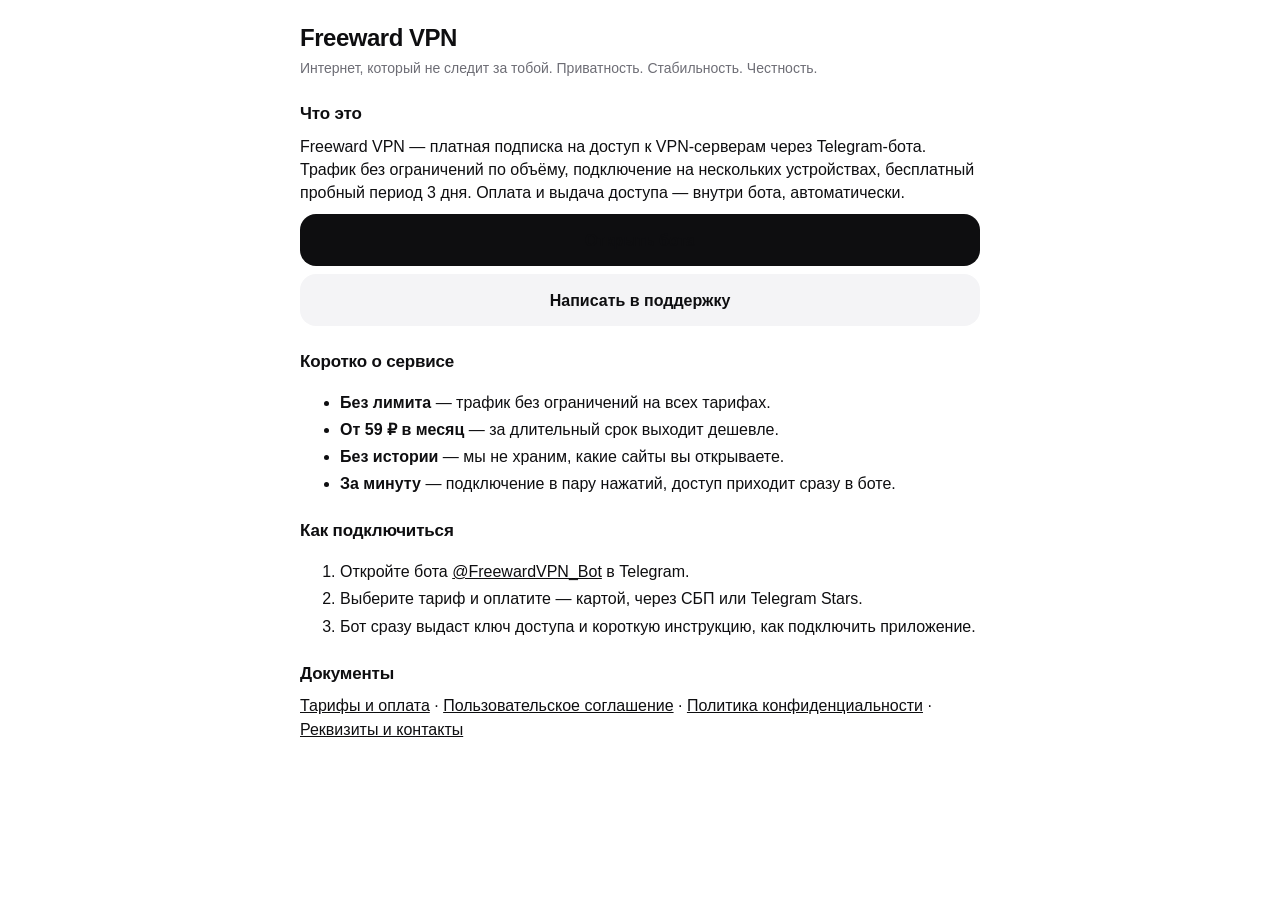
<file: index.html>
<!doctype html>
<html lang="ru">
<head>
  <meta charset="utf-8">
  <meta name="viewport" content="width=device-width, initial-scale=1">
  <title>Freeward VPN</title>
  <meta name="description" content="Freeward VPN — доступ к VPN-серверам по подписке через Telegram-бота. Трафик без лимита, 3 дня бесплатно.">
  <link rel="stylesheet" href="style.css">
</head>
<body class="document">
  <main>
    <h1>Freeward VPN</h1>
    <p class="hint">Интернет, который не следит за тобой. Приватность. Стабильность. Честность.</p>

    <h2>Что это</h2>
    <p>Freeward VPN — платная подписка на доступ к VPN-серверам через Telegram-бота. Трафик без ограничений по объёму, подключение на нескольких устройствах, бесплатный пробный период 3 дня. Оплата и выдача доступа — внутри бота, автоматически.</p>

    <div class="stack">
      <a class="button primary" href="https://t.me/FreewardVPN_Bot">Открыть бота</a>
      <a class="button ghost" href="https://t.me/FreewardVPN_Manager">Написать в поддержку</a>
    </div>

    <h2>Коротко о сервисе</h2>
    <ul>
      <li><b>Без лимита</b> — трафик без ограничений на всех тарифах.</li>
      <li><b>От 59 ₽ в месяц</b> — за длительный срок выходит дешевле.</li>
      <li><b>Без истории</b> — мы не храним, какие сайты вы открываете.</li>
      <li><b>За минуту</b> — подключение в пару нажатий, доступ приходит сразу в боте.</li>
    </ul>

    <h2>Как подключиться</h2>
    <ol>
      <li>Откройте бота <a href="https://t.me/FreewardVPN_Bot">@FreewardVPN_Bot</a> в Telegram.</li>
      <li>Выберите тариф и оплатите — картой, через СБП или Telegram Stars.</li>
      <li>Бот сразу выдаст ключ доступа и короткую инструкцию, как подключить приложение.</li>
    </ol>

    <h2>Документы</h2>
    <p><a href="tariffs.html">Тарифы и оплата</a> · <a href="terms.html">Пользовательское соглашение</a> · <a href="privacy.html">Политика конфиденциальности</a> · <a href="requisites.html">Реквизиты и контакты</a></p>
  </main>
</body>
</html>
</file>
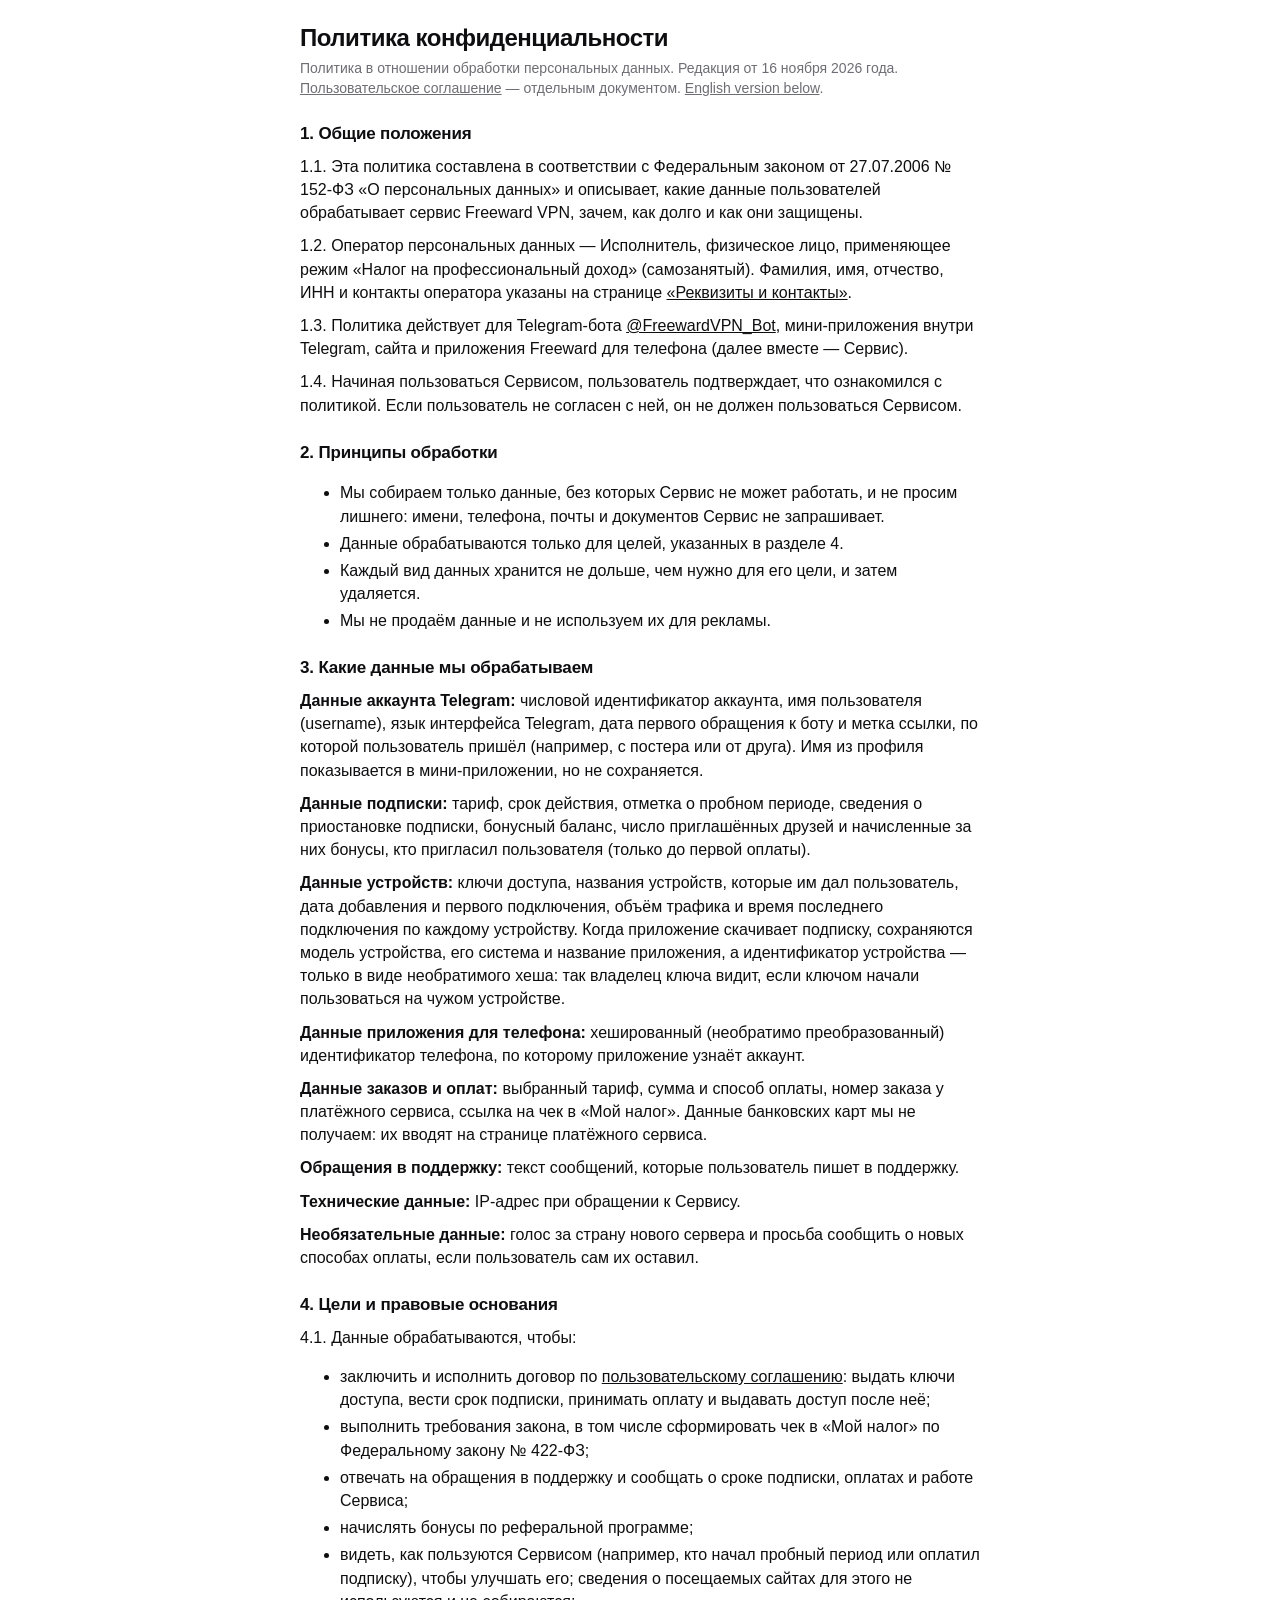
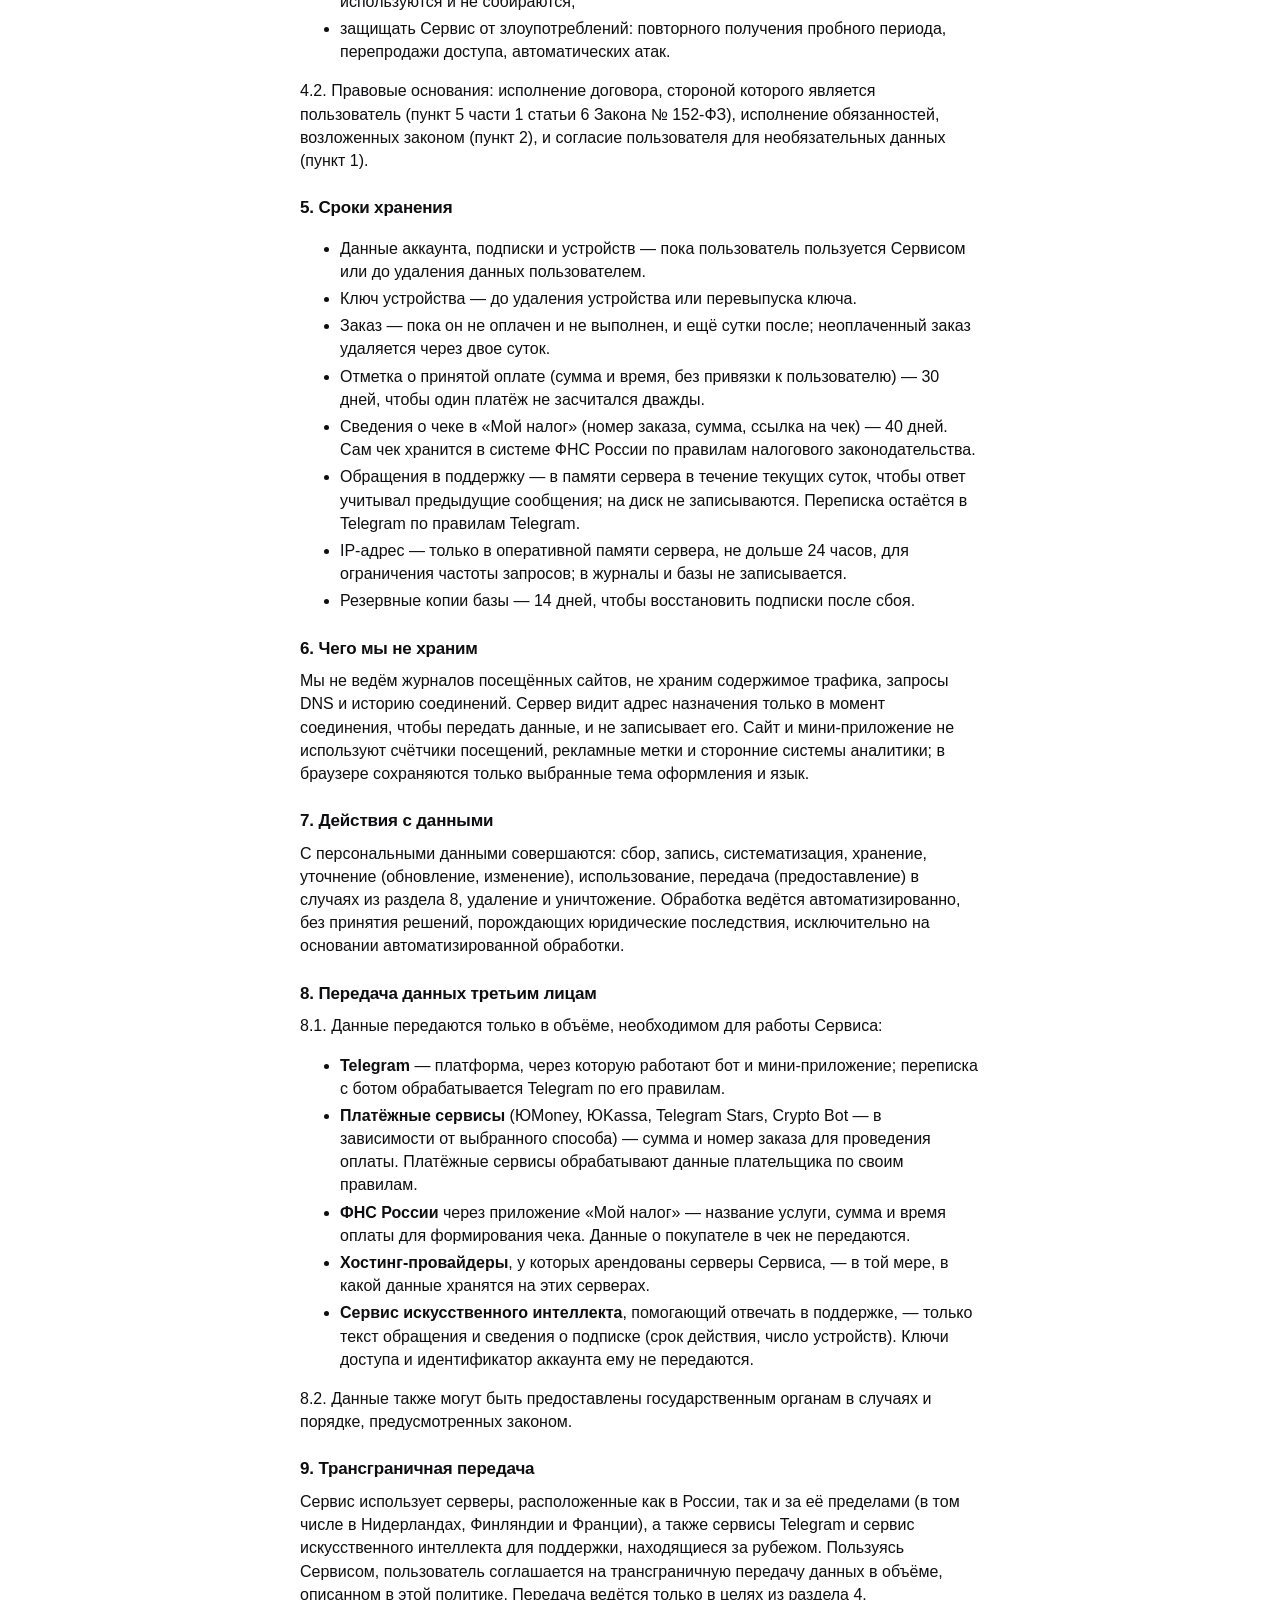
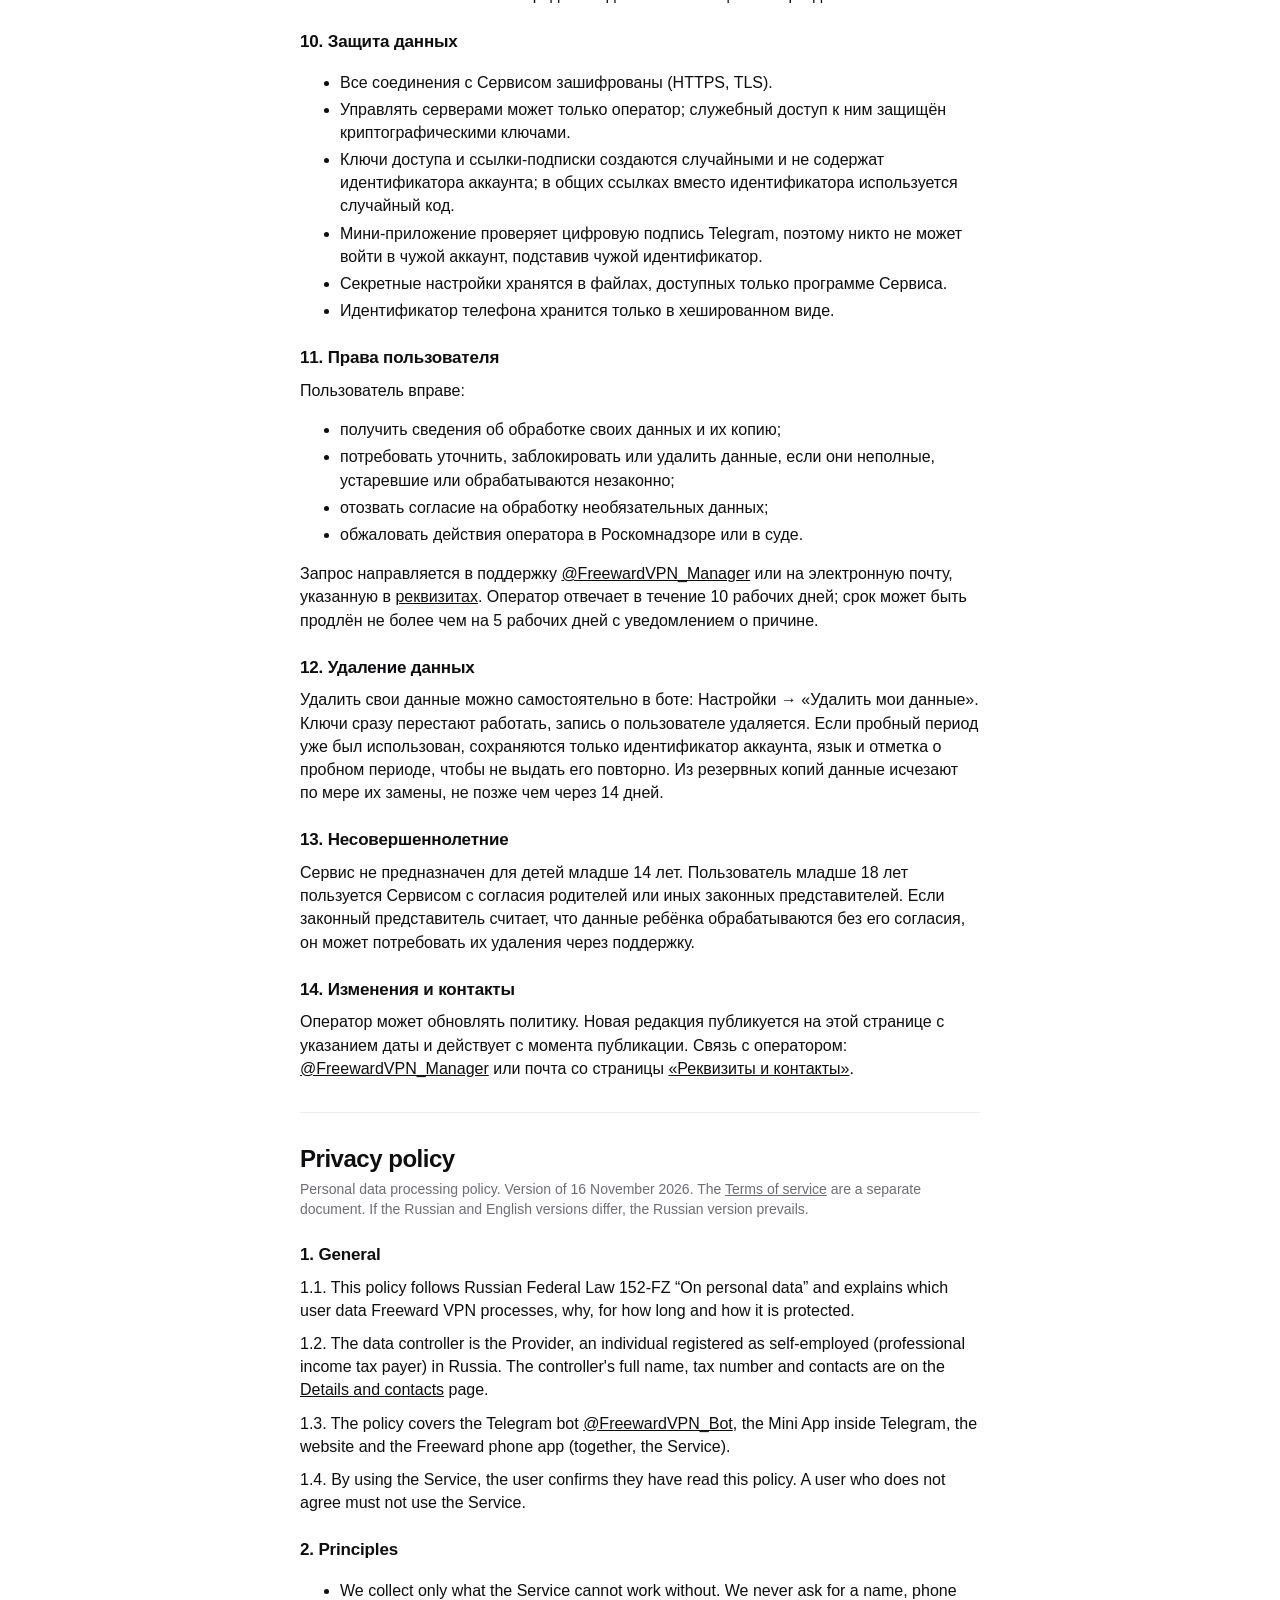
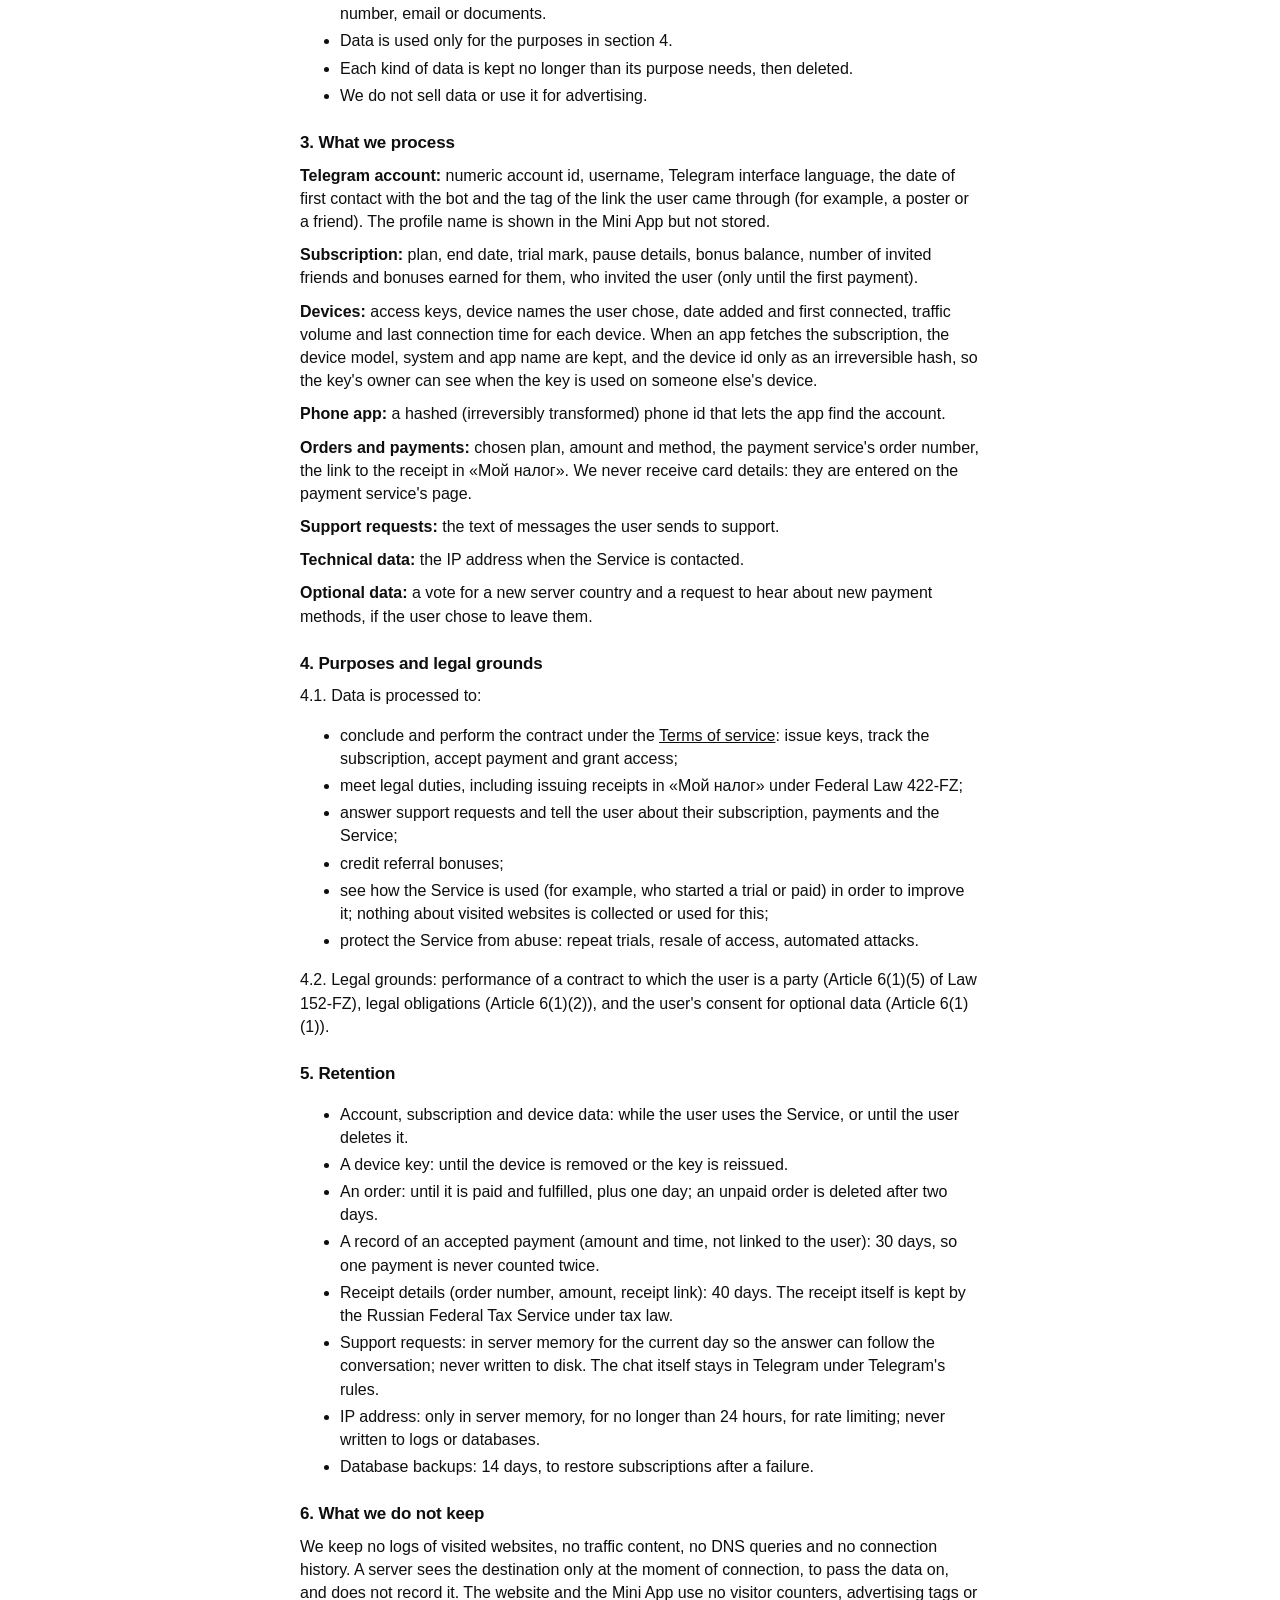
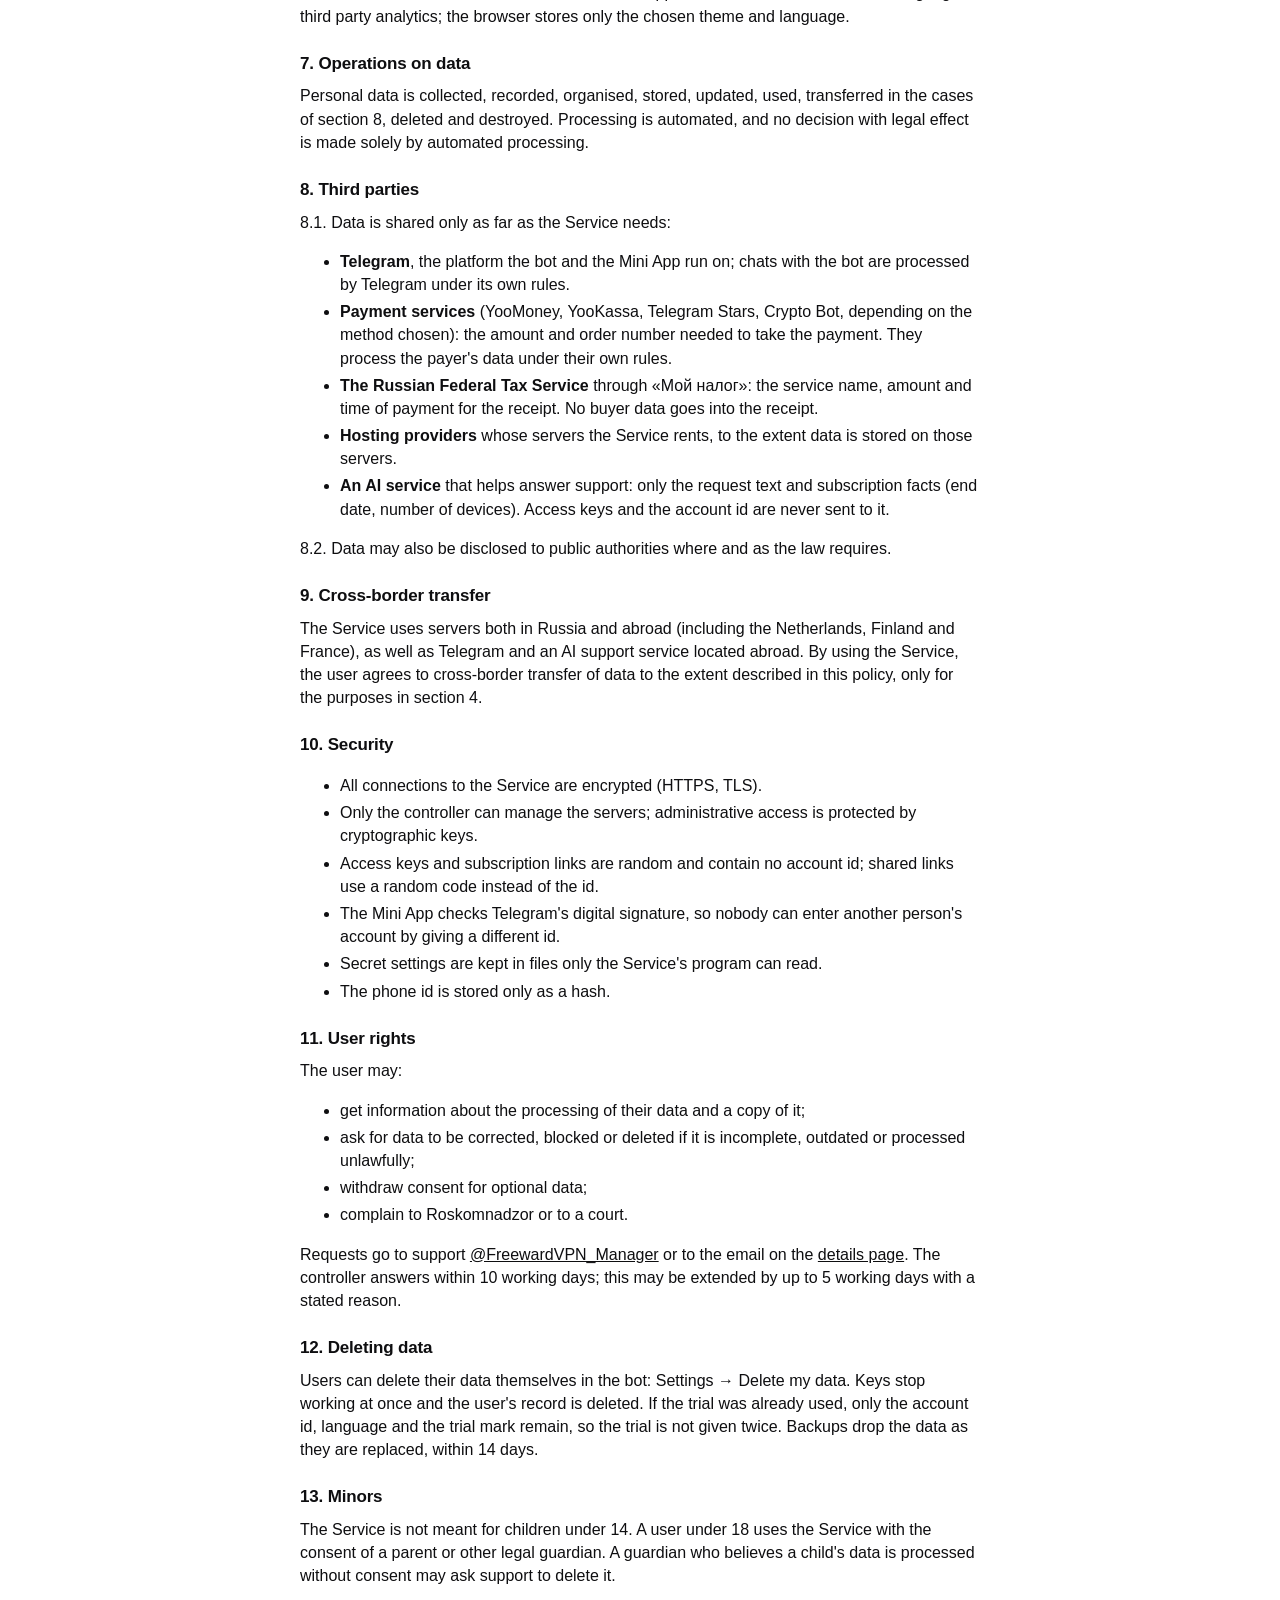
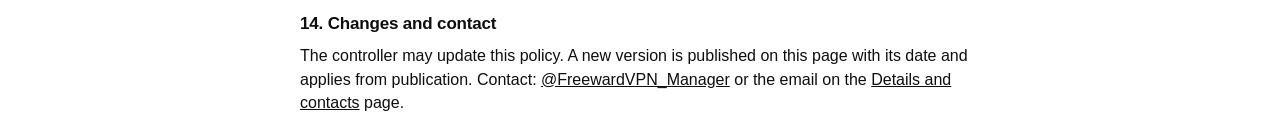
<file: privacy.html>
<!doctype html>
<html>
<head>
  <meta charset="utf-8">
  <meta name="viewport" content="width=device-width, initial-scale=1">
  <title>Freeward VPN: политика конфиденциальности</title>
  <link rel="stylesheet" href="style.css">
</head>
<body class="document">
  <main>
    <h1>Политика конфиденциальности</h1>
    <p class="hint">Политика в отношении обработки персональных данных. Редакция от 16 ноября 2026 года. <a href="terms.html">Пользовательское соглашение</a> — отдельным документом. <a href="#en">English version below</a>.</p>

    <h2>1. Общие положения</h2>
    <p>1.1. Эта политика составлена в соответствии с Федеральным законом от 27.07.2006 № 152-ФЗ «О персональных данных» и описывает, какие данные пользователей обрабатывает сервис Freeward VPN, зачем, как долго и как они защищены.</p>
    <p>1.2. Оператор персональных данных — Исполнитель, физическое лицо, применяющее режим «Налог на профессиональный доход» (самозанятый). Фамилия, имя, отчество, ИНН и контакты оператора указаны на странице <a href="requisites.html">«Реквизиты и контакты»</a>.</p>
    <p>1.3. Политика действует для Telegram-бота <a href="https://t.me/FreewardVPN_Bot">@FreewardVPN_Bot</a>, мини-приложения внутри Telegram, сайта и приложения Freeward для телефона (далее вместе — Сервис).</p>
    <p>1.4. Начиная пользоваться Сервисом, пользователь подтверждает, что ознакомился с политикой. Если пользователь не согласен с ней, он не должен пользоваться Сервисом.</p>

    <h2>2. Принципы обработки</h2>
    <ul>
      <li>Мы собираем только данные, без которых Сервис не может работать, и не просим лишнего: имени, телефона, почты и документов Сервис не запрашивает.</li>
      <li>Данные обрабатываются только для целей, указанных в разделе 4.</li>
      <li>Каждый вид данных хранится не дольше, чем нужно для его цели, и затем удаляется.</li>
      <li>Мы не продаём данные и не используем их для рекламы.</li>
    </ul>

    <h2>3. Какие данные мы обрабатываем</h2>
    <p><b>Данные аккаунта Telegram:</b> числовой идентификатор аккаунта, имя пользователя (username), язык интерфейса Telegram, дата первого обращения к боту и метка ссылки, по которой пользователь пришёл (например, с постера или от друга). Имя из профиля показывается в мини-приложении, но не сохраняется.</p>
    <p><b>Данные подписки:</b> тариф, срок действия, отметка о пробном периоде, сведения о приостановке подписки, бонусный баланс, число приглашённых друзей и начисленные за них бонусы, кто пригласил пользователя (только до первой оплаты).</p>
    <p><b>Данные устройств:</b> ключи доступа, названия устройств, которые им дал пользователь, дата добавления и первого подключения, объём трафика и время последнего подключения по каждому устройству. Когда приложение скачивает подписку, сохраняются модель устройства, его система и название приложения, а идентификатор устройства — только в виде необратимого хеша: так владелец ключа видит, если ключом начали пользоваться на чужом устройстве.</p>
    <p><b>Данные приложения для телефона:</b> хешированный (необратимо преобразованный) идентификатор телефона, по которому приложение узнаёт аккаунт.</p>
    <p><b>Данные заказов и оплат:</b> выбранный тариф, сумма и способ оплаты, номер заказа у платёжного сервиса, ссылка на чек в «Мой налог». Данные банковских карт мы не получаем: их вводят на странице платёжного сервиса.</p>
    <p><b>Обращения в поддержку:</b> текст сообщений, которые пользователь пишет в поддержку.</p>
    <p><b>Технические данные:</b> IP-адрес при обращении к Сервису.</p>
    <p><b>Необязательные данные:</b> голос за страну нового сервера и просьба сообщить о новых способах оплаты, если пользователь сам их оставил.</p>

    <h2>4. Цели и правовые основания</h2>
    <p>4.1. Данные обрабатываются, чтобы:</p>
    <ul>
      <li>заключить и исполнить договор по <a href="terms.html">пользовательскому соглашению</a>: выдать ключи доступа, вести срок подписки, принимать оплату и выдавать доступ после неё;</li>
      <li>выполнить требования закона, в том числе сформировать чек в «Мой налог» по Федеральному закону № 422-ФЗ;</li>
      <li>отвечать на обращения в поддержку и сообщать о сроке подписки, оплатах и работе Сервиса;</li>
      <li>начислять бонусы по реферальной программе;</li>
      <li>видеть, как пользуются Сервисом (например, кто начал пробный период или оплатил подписку), чтобы улучшать его; сведения о посещаемых сайтах для этого не используются и не собираются;</li>
      <li>защищать Сервис от злоупотреблений: повторного получения пробного периода, перепродажи доступа, автоматических атак.</li>
    </ul>
    <p>4.2. Правовые основания: исполнение договора, стороной которого является пользователь (пункт 5 части 1 статьи 6 Закона № 152-ФЗ), исполнение обязанностей, возложенных законом (пункт 2), и согласие пользователя для необязательных данных (пункт 1).</p>

    <h2>5. Сроки хранения</h2>
    <ul>
      <li>Данные аккаунта, подписки и устройств — пока пользователь пользуется Сервисом или до удаления данных пользователем.</li>
      <li>Ключ устройства — до удаления устройства или перевыпуска ключа.</li>
      <li>Заказ — пока он не оплачен и не выполнен, и ещё сутки после; неоплаченный заказ удаляется через двое суток.</li>
      <li>Отметка о принятой оплате (сумма и время, без привязки к пользователю) — 30 дней, чтобы один платёж не засчитался дважды.</li>
      <li>Сведения о чеке в «Мой налог» (номер заказа, сумма, ссылка на чек) — 40 дней. Сам чек хранится в системе ФНС России по правилам налогового законодательства.</li>
      <li>Обращения в поддержку — в памяти сервера в течение текущих суток, чтобы ответ учитывал предыдущие сообщения; на диск не записываются. Переписка остаётся в Telegram по правилам Telegram.</li>
      <li>IP-адрес — только в оперативной памяти сервера, не дольше 24 часов, для ограничения частоты запросов; в журналы и базы не записывается.</li>
      <li>Резервные копии базы — 14 дней, чтобы восстановить подписки после сбоя.</li>
    </ul>

    <h2>6. Чего мы не храним</h2>
    <p>Мы не ведём журналов посещённых сайтов, не храним содержимое трафика, запросы DNS и историю соединений. Сервер видит адрес назначения только в момент соединения, чтобы передать данные, и не записывает его. Сайт и мини-приложение не используют счётчики посещений, рекламные метки и сторонние системы аналитики; в браузере сохраняются только выбранные тема оформления и язык.</p>

    <h2>7. Действия с данными</h2>
    <p>С персональными данными совершаются: сбор, запись, систематизация, хранение, уточнение (обновление, изменение), использование, передача (предоставление) в случаях из раздела 8, удаление и уничтожение. Обработка ведётся автоматизированно, без принятия решений, порождающих юридические последствия, исключительно на основании автоматизированной обработки.</p>

    <h2>8. Передача данных третьим лицам</h2>
    <p>8.1. Данные передаются только в объёме, необходимом для работы Сервиса:</p>
    <ul>
      <li><b>Telegram</b> — платформа, через которую работают бот и мини-приложение; переписка с ботом обрабатывается Telegram по его правилам.</li>
      <li><b>Платёжные сервисы</b> (ЮMoney, ЮKassa, Telegram Stars, Crypto Bot — в зависимости от выбранного способа) — сумма и номер заказа для проведения оплаты. Платёжные сервисы обрабатывают данные плательщика по своим правилам.</li>
      <li><b>ФНС России</b> через приложение «Мой налог» — название услуги, сумма и время оплаты для формирования чека. Данные о покупателе в чек не передаются.</li>
      <li><b>Хостинг-провайдеры</b>, у которых арендованы серверы Сервиса, — в той мере, в какой данные хранятся на этих серверах.</li>
      <li><b>Сервис искусственного интеллекта</b>, помогающий отвечать в поддержке, — только текст обращения и сведения о подписке (срок действия, число устройств). Ключи доступа и идентификатор аккаунта ему не передаются.</li>
    </ul>
    <p>8.2. Данные также могут быть предоставлены государственным органам в случаях и порядке, предусмотренных законом.</p>

    <h2>9. Трансграничная передача</h2>
    <p>Сервис использует серверы, расположенные как в России, так и за её пределами (в том числе в Нидерландах, Финляндии и Франции), а также сервисы Telegram и сервис искусственного интеллекта для поддержки, находящиеся за рубежом. Пользуясь Сервисом, пользователь соглашается на трансграничную передачу данных в объёме, описанном в этой политике. Передача ведётся только в целях из раздела 4.</p>

    <h2>10. Защита данных</h2>
    <ul>
      <li>Все соединения с Сервисом зашифрованы (HTTPS, TLS).</li>
      <li>Управлять серверами может только оператор; служебный доступ к ним защищён криптографическими ключами.</li>
      <li>Ключи доступа и ссылки-подписки создаются случайными и не содержат идентификатора аккаунта; в общих ссылках вместо идентификатора используется случайный код.</li>
      <li>Мини-приложение проверяет цифровую подпись Telegram, поэтому никто не может войти в чужой аккаунт, подставив чужой идентификатор.</li>
      <li>Секретные настройки хранятся в файлах, доступных только программе Сервиса.</li>
      <li>Идентификатор телефона хранится только в хешированном виде.</li>
    </ul>

    <h2>11. Права пользователя</h2>
    <p>Пользователь вправе:</p>
    <ul>
      <li>получить сведения об обработке своих данных и их копию;</li>
      <li>потребовать уточнить, заблокировать или удалить данные, если они неполные, устаревшие или обрабатываются незаконно;</li>
      <li>отозвать согласие на обработку необязательных данных;</li>
      <li>обжаловать действия оператора в Роскомнадзоре или в суде.</li>
    </ul>
    <p>Запрос направляется в поддержку <a href="https://t.me/FreewardVPN_Manager">@FreewardVPN_Manager</a> или на электронную почту, указанную в <a href="requisites.html">реквизитах</a>. Оператор отвечает в течение 10 рабочих дней; срок может быть продлён не более чем на 5 рабочих дней с уведомлением о причине.</p>

    <h2>12. Удаление данных</h2>
    <p>Удалить свои данные можно самостоятельно в боте: Настройки → «Удалить мои данные». Ключи сразу перестают работать, запись о пользователе удаляется. Если пробный период уже был использован, сохраняются только идентификатор аккаунта, язык и отметка о пробном периоде, чтобы не выдать его повторно. Из резервных копий данные исчезают по мере их замены, не позже чем через 14 дней.</p>

    <h2>13. Несовершеннолетние</h2>
    <p>Сервис не предназначен для детей младше 14 лет. Пользователь младше 18 лет пользуется Сервисом с согласия родителей или иных законных представителей. Если законный представитель считает, что данные ребёнка обрабатываются без его согласия, он может потребовать их удаления через поддержку.</p>

    <h2>14. Изменения и контакты</h2>
    <p>Оператор может обновлять политику. Новая редакция публикуется на этой странице с указанием даты и действует с момента публикации. Связь с оператором: <a href="https://t.me/FreewardVPN_Manager">@FreewardVPN_Manager</a> или почта со страницы <a href="requisites.html">«Реквизиты и контакты»</a>.</p>

    <hr>

    <h1 id="en">Privacy policy</h1>
    <p class="hint">Personal data processing policy. Version of 16 November 2026. The <a href="terms.html">Terms of service</a> are a separate document. If the Russian and English versions differ, the Russian version prevails.</p>

    <h2>1. General</h2>
    <p>1.1. This policy follows Russian Federal Law 152-FZ “On personal data” and explains which user data Freeward VPN processes, why, for how long and how it is protected.</p>
    <p>1.2. The data controller is the Provider, an individual registered as self-employed (professional income tax payer) in Russia. The controller's full name, tax number and contacts are on the <a href="requisites.html">Details and contacts</a> page.</p>
    <p>1.3. The policy covers the Telegram bot <a href="https://t.me/FreewardVPN_Bot">@FreewardVPN_Bot</a>, the Mini App inside Telegram, the website and the Freeward phone app (together, the Service).</p>
    <p>1.4. By using the Service, the user confirms they have read this policy. A user who does not agree must not use the Service.</p>

    <h2>2. Principles</h2>
    <ul>
      <li>We collect only what the Service cannot work without. We never ask for a name, phone number, email or documents.</li>
      <li>Data is used only for the purposes in section 4.</li>
      <li>Each kind of data is kept no longer than its purpose needs, then deleted.</li>
      <li>We do not sell data or use it for advertising.</li>
    </ul>

    <h2>3. What we process</h2>
    <p><b>Telegram account:</b> numeric account id, username, Telegram interface language, the date of first contact with the bot and the tag of the link the user came through (for example, a poster or a friend). The profile name is shown in the Mini App but not stored.</p>
    <p><b>Subscription:</b> plan, end date, trial mark, pause details, bonus balance, number of invited friends and bonuses earned for them, who invited the user (only until the first payment).</p>
    <p><b>Devices:</b> access keys, device names the user chose, date added and first connected, traffic volume and last connection time for each device. When an app fetches the subscription, the device model, system and app name are kept, and the device id only as an irreversible hash, so the key's owner can see when the key is used on someone else's device.</p>
    <p><b>Phone app:</b> a hashed (irreversibly transformed) phone id that lets the app find the account.</p>
    <p><b>Orders and payments:</b> chosen plan, amount and method, the payment service's order number, the link to the receipt in «Мой налог». We never receive card details: they are entered on the payment service's page.</p>
    <p><b>Support requests:</b> the text of messages the user sends to support.</p>
    <p><b>Technical data:</b> the IP address when the Service is contacted.</p>
    <p><b>Optional data:</b> a vote for a new server country and a request to hear about new payment methods, if the user chose to leave them.</p>

    <h2>4. Purposes and legal grounds</h2>
    <p>4.1. Data is processed to:</p>
    <ul>
      <li>conclude and perform the contract under the <a href="terms.html">Terms of service</a>: issue keys, track the subscription, accept payment and grant access;</li>
      <li>meet legal duties, including issuing receipts in «Мой налог» under Federal Law 422-FZ;</li>
      <li>answer support requests and tell the user about their subscription, payments and the Service;</li>
      <li>credit referral bonuses;</li>
      <li>see how the Service is used (for example, who started a trial or paid) in order to improve it; nothing about visited websites is collected or used for this;</li>
      <li>protect the Service from abuse: repeat trials, resale of access, automated attacks.</li>
    </ul>
    <p>4.2. Legal grounds: performance of a contract to which the user is a party (Article 6(1)(5) of Law 152-FZ), legal obligations (Article 6(1)(2)), and the user's consent for optional data (Article 6(1)(1)).</p>

    <h2>5. Retention</h2>
    <ul>
      <li>Account, subscription and device data: while the user uses the Service, or until the user deletes it.</li>
      <li>A device key: until the device is removed or the key is reissued.</li>
      <li>An order: until it is paid and fulfilled, plus one day; an unpaid order is deleted after two days.</li>
      <li>A record of an accepted payment (amount and time, not linked to the user): 30 days, so one payment is never counted twice.</li>
      <li>Receipt details (order number, amount, receipt link): 40 days. The receipt itself is kept by the Russian Federal Tax Service under tax law.</li>
      <li>Support requests: in server memory for the current day so the answer can follow the conversation; never written to disk. The chat itself stays in Telegram under Telegram's rules.</li>
      <li>IP address: only in server memory, for no longer than 24 hours, for rate limiting; never written to logs or databases.</li>
      <li>Database backups: 14 days, to restore subscriptions after a failure.</li>
    </ul>

    <h2>6. What we do not keep</h2>
    <p>We keep no logs of visited websites, no traffic content, no DNS queries and no connection history. A server sees the destination only at the moment of connection, to pass the data on, and does not record it. The website and the Mini App use no visitor counters, advertising tags or third party analytics; the browser stores only the chosen theme and language.</p>

    <h2>7. Operations on data</h2>
    <p>Personal data is collected, recorded, organised, stored, updated, used, transferred in the cases of section 8, deleted and destroyed. Processing is automated, and no decision with legal effect is made solely by automated processing.</p>

    <h2>8. Third parties</h2>
    <p>8.1. Data is shared only as far as the Service needs:</p>
    <ul>
      <li><b>Telegram</b>, the platform the bot and the Mini App run on; chats with the bot are processed by Telegram under its own rules.</li>
      <li><b>Payment services</b> (YooMoney, YooKassa, Telegram Stars, Crypto Bot, depending on the method chosen): the amount and order number needed to take the payment. They process the payer's data under their own rules.</li>
      <li><b>The Russian Federal Tax Service</b> through «Мой налог»: the service name, amount and time of payment for the receipt. No buyer data goes into the receipt.</li>
      <li><b>Hosting providers</b> whose servers the Service rents, to the extent data is stored on those servers.</li>
      <li><b>An AI service</b> that helps answer support: only the request text and subscription facts (end date, number of devices). Access keys and the account id are never sent to it.</li>
    </ul>
    <p>8.2. Data may also be disclosed to public authorities where and as the law requires.</p>

    <h2>9. Cross-border transfer</h2>
    <p>The Service uses servers both in Russia and abroad (including the Netherlands, Finland and France), as well as Telegram and an AI support service located abroad. By using the Service, the user agrees to cross-border transfer of data to the extent described in this policy, only for the purposes in section 4.</p>

    <h2>10. Security</h2>
    <ul>
      <li>All connections to the Service are encrypted (HTTPS, TLS).</li>
      <li>Only the controller can manage the servers; administrative access is protected by cryptographic keys.</li>
      <li>Access keys and subscription links are random and contain no account id; shared links use a random code instead of the id.</li>
      <li>The Mini App checks Telegram's digital signature, so nobody can enter another person's account by giving a different id.</li>
      <li>Secret settings are kept in files only the Service's program can read.</li>
      <li>The phone id is stored only as a hash.</li>
    </ul>

    <h2>11. User rights</h2>
    <p>The user may:</p>
    <ul>
      <li>get information about the processing of their data and a copy of it;</li>
      <li>ask for data to be corrected, blocked or deleted if it is incomplete, outdated or processed unlawfully;</li>
      <li>withdraw consent for optional data;</li>
      <li>complain to Roskomnadzor or to a court.</li>
    </ul>
    <p>Requests go to support <a href="https://t.me/FreewardVPN_Manager">@FreewardVPN_Manager</a> or to the email on the <a href="requisites.html">details page</a>. The controller answers within 10 working days; this may be extended by up to 5 working days with a stated reason.</p>

    <h2>12. Deleting data</h2>
    <p>Users can delete their data themselves in the bot: Settings → Delete my data. Keys stop working at once and the user's record is deleted. If the trial was already used, only the account id, language and the trial mark remain, so the trial is not given twice. Backups drop the data as they are replaced, within 14 days.</p>

    <h2>13. Minors</h2>
    <p>The Service is not meant for children under 14. A user under 18 uses the Service with the consent of a parent or other legal guardian. A guardian who believes a child's data is processed without consent may ask support to delete it.</p>

    <h2>14. Changes and contact</h2>
    <p>The controller may update this policy. A new version is published on this page with its date and applies from publication. Contact: <a href="https://t.me/FreewardVPN_Manager">@FreewardVPN_Manager</a> or the email on the <a href="requisites.html">Details and contacts</a> page.</p>
  </main>
</body>
</html>
</file>
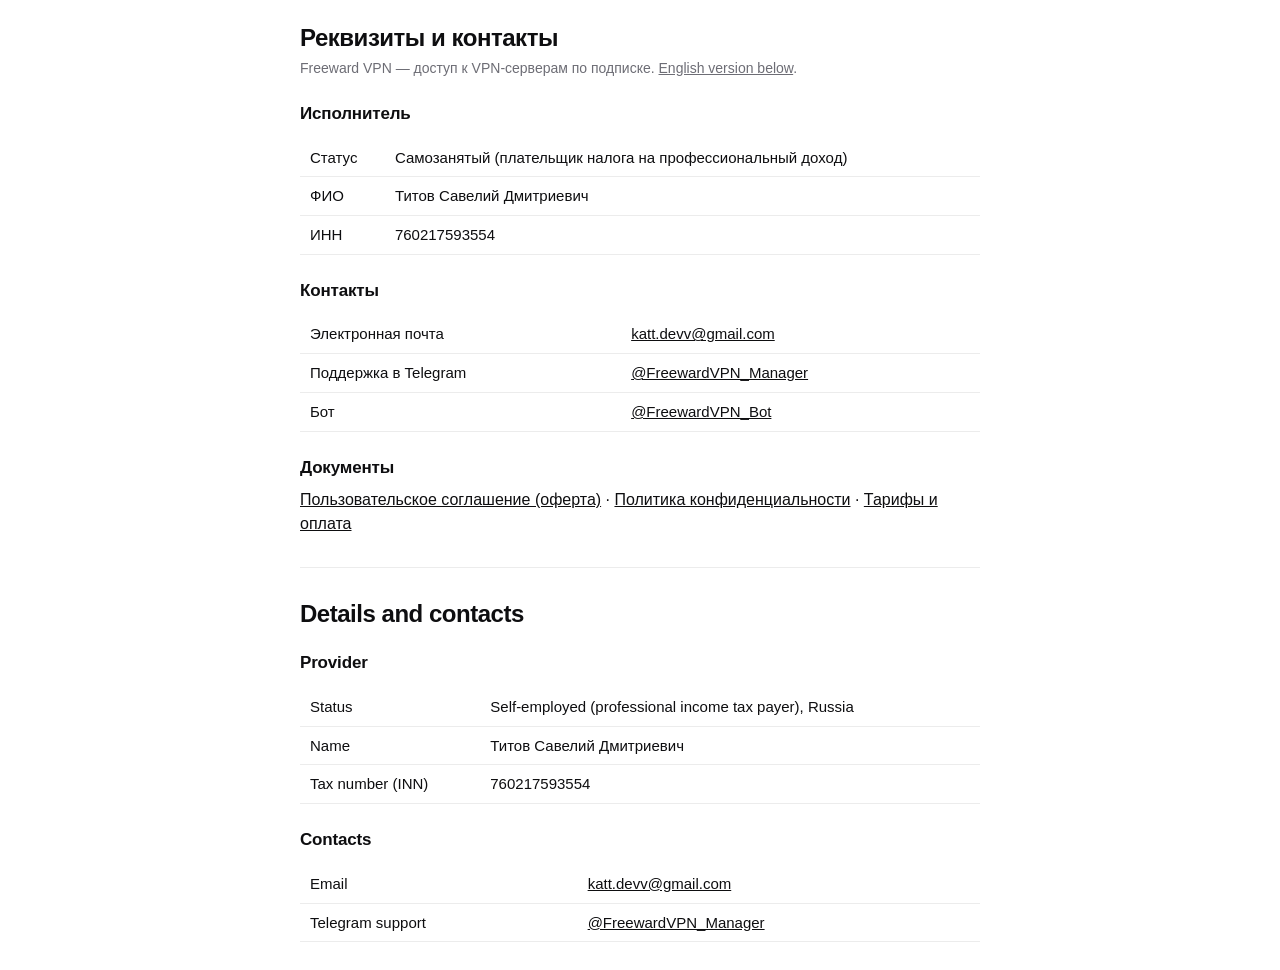
<file: requisites.html>
<!doctype html>
<html lang="ru">
<head>
  <meta charset="utf-8">
  <meta name="viewport" content="width=device-width, initial-scale=1">
  <title>Freeward VPN: реквизиты и контакты</title>
  <meta name="description" content="Реквизиты и контакты Freeward VPN.">
  <link rel="stylesheet" href="style.css">
</head>
<body class="document">
  <main>
    <h1>Реквизиты и контакты</h1>
    <p class="hint">Freeward VPN — доступ к VPN-серверам по подписке. <a href="#en">English version below</a>.</p>

    <h2>Исполнитель</h2>
    <table>
      <tr><td>Статус</td><td>Самозанятый (плательщик налога на профессиональный доход)</td></tr>
      <tr><td>ФИО</td><td>Титов Савелий Дмитриевич</td></tr>
      <tr><td>ИНН</td><td>760217593554</td></tr>
    </table>

    <h2>Контакты</h2>
    <table>
      <tr><td>Электронная почта</td><td><a href="mailto:katt.devv@gmail.com">katt.devv@gmail.com</a></td></tr>
      <tr><td>Поддержка в Telegram</td><td><a href="https://t.me/FreewardVPN_Manager">@FreewardVPN_Manager</a></td></tr>
      <tr><td>Бот</td><td><a href="https://t.me/FreewardVPN_Bot">@FreewardVPN_Bot</a></td></tr>
    </table>

    <h2>Документы</h2>
    <p><a href="terms.html">Пользовательское соглашение (оферта)</a> · <a href="privacy.html">Политика конфиденциальности</a> · <a href="tariffs.html">Тарифы и оплата</a></p>

    <hr>

    <h1 id="en">Details and contacts</h1>
    <h2>Provider</h2>
    <table>
      <tr><td>Status</td><td>Self-employed (professional income tax payer), Russia</td></tr>
      <tr><td>Name</td><td>Титов Савелий Дмитриевич</td></tr>
      <tr><td>Tax number (INN)</td><td>760217593554</td></tr>
    </table>
    <h2>Contacts</h2>
    <table>
      <tr><td>Email</td><td><a href="mailto:katt.devv@gmail.com">katt.devv@gmail.com</a></td></tr>
      <tr><td>Telegram support</td><td><a href="https://t.me/FreewardVPN_Manager">@FreewardVPN_Manager</a></td></tr>
    </table>
  </main>
</body>
</html>
</file>
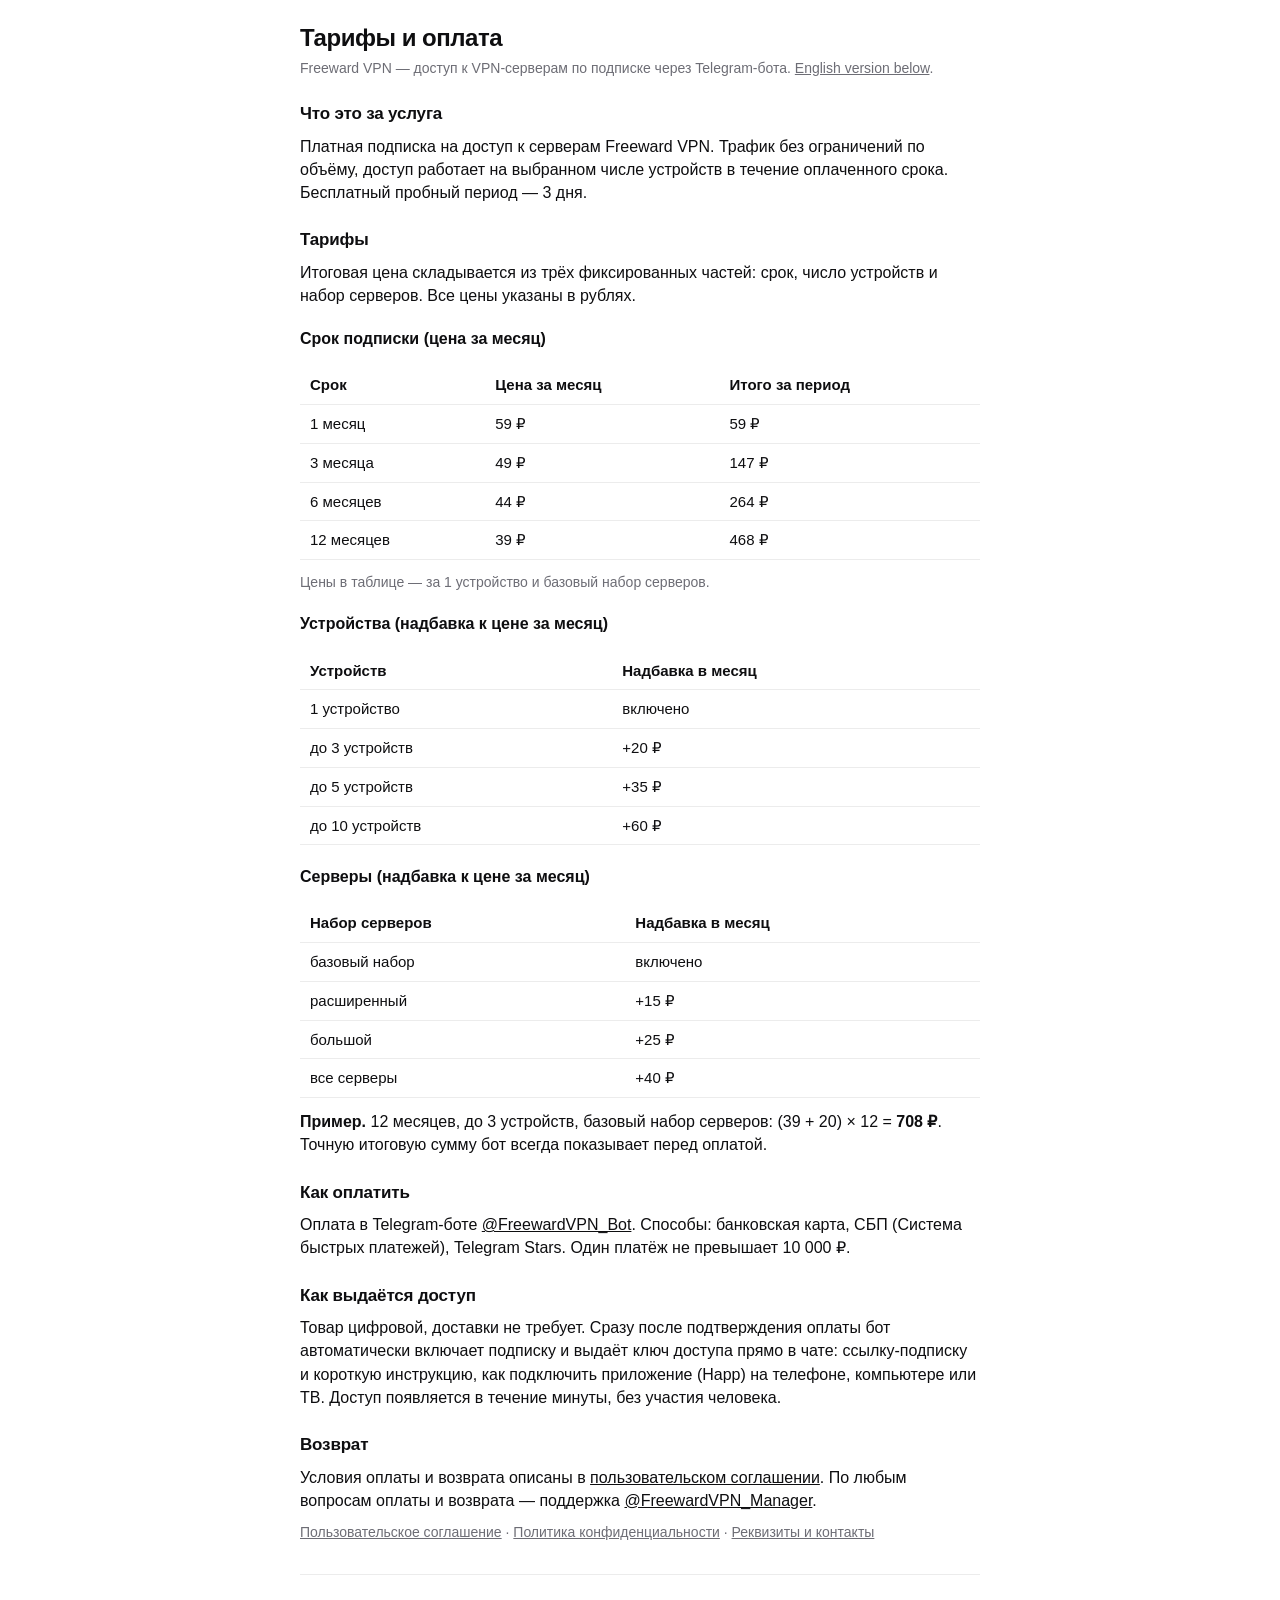
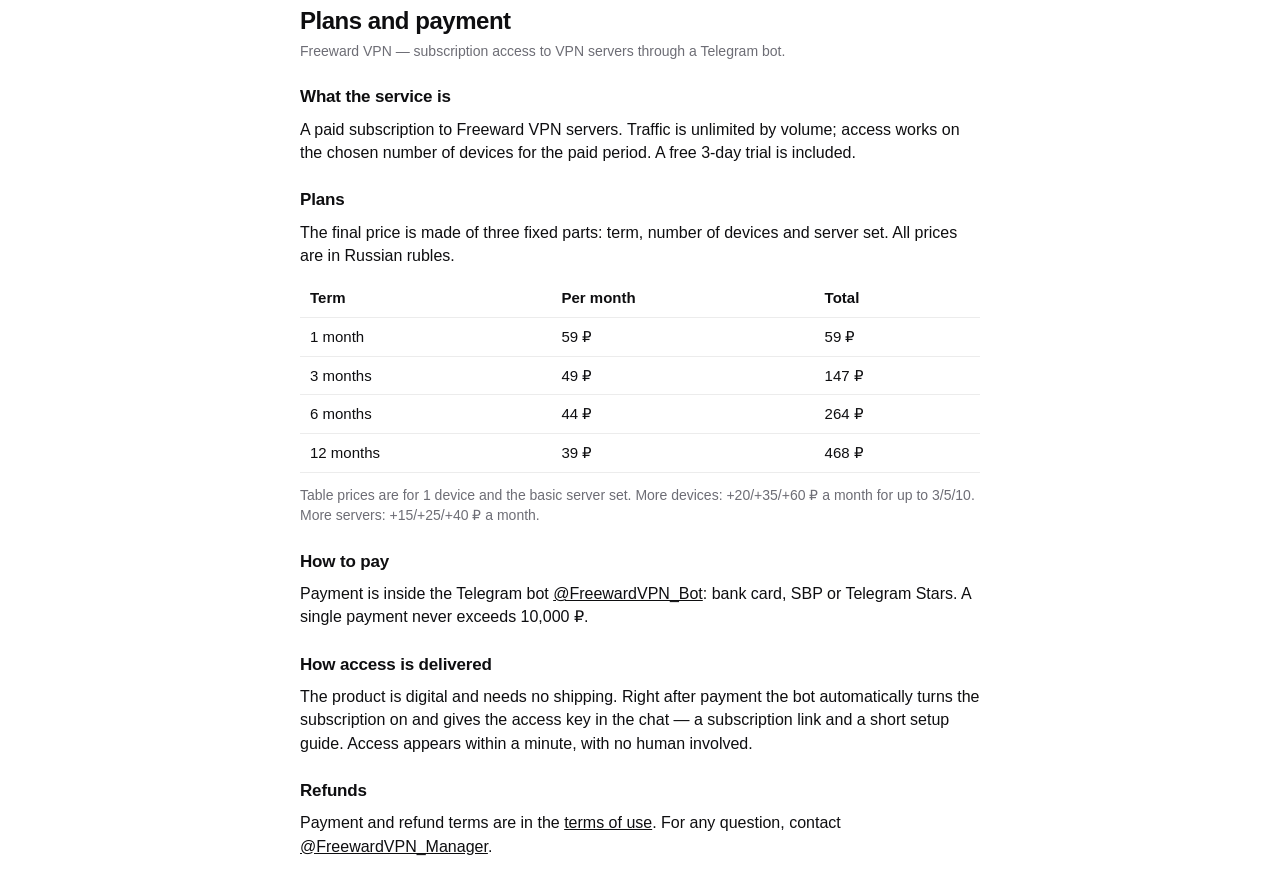
<file: tariffs.html>
<!doctype html>
<html lang="ru">
<head>
  <meta charset="utf-8">
  <meta name="viewport" content="width=device-width, initial-scale=1">
  <title>Freeward VPN: тарифы и оплата</title>
  <meta name="description" content="Тарифы, способы оплаты и выдача доступа Freeward VPN.">
  <link rel="stylesheet" href="style.css">
</head>
<body class="document">
  <main>
    <h1>Тарифы и оплата</h1>
    <p class="hint">Freeward VPN — доступ к VPN-серверам по подписке через Telegram-бота. <a href="#en">English version below</a>.</p>

    <h2>Что это за услуга</h2>
    <p>Платная подписка на доступ к серверам Freeward VPN. Трафик без ограничений по объёму, доступ работает на выбранном числе устройств в течение оплаченного срока. Бесплатный пробный период — 3 дня.</p>

    <h2>Тарифы</h2>
    <p>Итоговая цена складывается из трёх фиксированных частей: срок, число устройств и набор серверов. Все цены указаны в рублях.</p>

    <h3>Срок подписки (цена за месяц)</h3>
    <table>
      <tr><th>Срок</th><th>Цена за месяц</th><th>Итого за период</th></tr>
      <tr><td>1 месяц</td><td>59 ₽</td><td>59 ₽</td></tr>
      <tr><td>3 месяца</td><td>49 ₽</td><td>147 ₽</td></tr>
      <tr><td>6 месяцев</td><td>44 ₽</td><td>264 ₽</td></tr>
      <tr><td>12 месяцев</td><td>39 ₽</td><td>468 ₽</td></tr>
    </table>
    <p class="hint">Цены в таблице — за 1 устройство и базовый набор серверов.</p>

    <h3>Устройства (надбавка к цене за месяц)</h3>
    <table>
      <tr><th>Устройств</th><th>Надбавка в месяц</th></tr>
      <tr><td>1 устройство</td><td>включено</td></tr>
      <tr><td>до 3 устройств</td><td>+20 ₽</td></tr>
      <tr><td>до 5 устройств</td><td>+35 ₽</td></tr>
      <tr><td>до 10 устройств</td><td>+60 ₽</td></tr>
    </table>

    <h3>Серверы (надбавка к цене за месяц)</h3>
    <table>
      <tr><th>Набор серверов</th><th>Надбавка в месяц</th></tr>
      <tr><td>базовый набор</td><td>включено</td></tr>
      <tr><td>расширенный</td><td>+15 ₽</td></tr>
      <tr><td>большой</td><td>+25 ₽</td></tr>
      <tr><td>все серверы</td><td>+40 ₽</td></tr>
    </table>

    <p><b>Пример.</b> 12 месяцев, до 3 устройств, базовый набор серверов: (39 + 20) × 12 = <b>708 ₽</b>. Точную итоговую сумму бот всегда показывает перед оплатой.</p>

    <h2>Как оплатить</h2>
    <p>Оплата в Telegram-боте <a href="https://t.me/FreewardVPN_Bot">@FreewardVPN_Bot</a>. Способы: банковская карта, СБП (Система быстрых платежей), Telegram Stars. Один платёж не превышает 10 000 ₽.</p>

    <h2>Как выдаётся доступ</h2>
    <p>Товар цифровой, доставки не требует. Сразу после подтверждения оплаты бот автоматически включает подписку и выдаёт ключ доступа прямо в чате: ссылку-подписку и короткую инструкцию, как подключить приложение (Happ) на телефоне, компьютере или ТВ. Доступ появляется в течение минуты, без участия человека.</p>

    <h2>Возврат</h2>
    <p>Условия оплаты и возврата описаны в <a href="terms.html">пользовательском соглашении</a>. По любым вопросам оплаты и возврата — поддержка <a href="https://t.me/FreewardVPN_Manager">@FreewardVPN_Manager</a>.</p>

    <p class="hint"><a href="terms.html">Пользовательское соглашение</a> · <a href="privacy.html">Политика конфиденциальности</a> · <a href="requisites.html">Реквизиты и контакты</a></p>

    <hr>

    <h1 id="en">Plans and payment</h1>
    <p class="hint">Freeward VPN — subscription access to VPN servers through a Telegram bot.</p>

    <h2>What the service is</h2>
    <p>A paid subscription to Freeward VPN servers. Traffic is unlimited by volume; access works on the chosen number of devices for the paid period. A free 3-day trial is included.</p>

    <h2>Plans</h2>
    <p>The final price is made of three fixed parts: term, number of devices and server set. All prices are in Russian rubles.</p>
    <table>
      <tr><th>Term</th><th>Per month</th><th>Total</th></tr>
      <tr><td>1 month</td><td>59 ₽</td><td>59 ₽</td></tr>
      <tr><td>3 months</td><td>49 ₽</td><td>147 ₽</td></tr>
      <tr><td>6 months</td><td>44 ₽</td><td>264 ₽</td></tr>
      <tr><td>12 months</td><td>39 ₽</td><td>468 ₽</td></tr>
    </table>
    <p class="hint">Table prices are for 1 device and the basic server set. More devices: +20/+35/+60 ₽ a month for up to 3/5/10. More servers: +15/+25/+40 ₽ a month.</p>

    <h2>How to pay</h2>
    <p>Payment is inside the Telegram bot <a href="https://t.me/FreewardVPN_Bot">@FreewardVPN_Bot</a>: bank card, SBP or Telegram Stars. A single payment never exceeds 10,000 ₽.</p>

    <h2>How access is delivered</h2>
    <p>The product is digital and needs no shipping. Right after payment the bot automatically turns the subscription on and gives the access key in the chat — a subscription link and a short setup guide. Access appears within a minute, with no human involved.</p>

    <h2>Refunds</h2>
    <p>Payment and refund terms are in the <a href="terms.html">terms of use</a>. For any question, contact <a href="https://t.me/FreewardVPN_Manager">@FreewardVPN_Manager</a>.</p>
  </main>
</body>
</html>
</file>
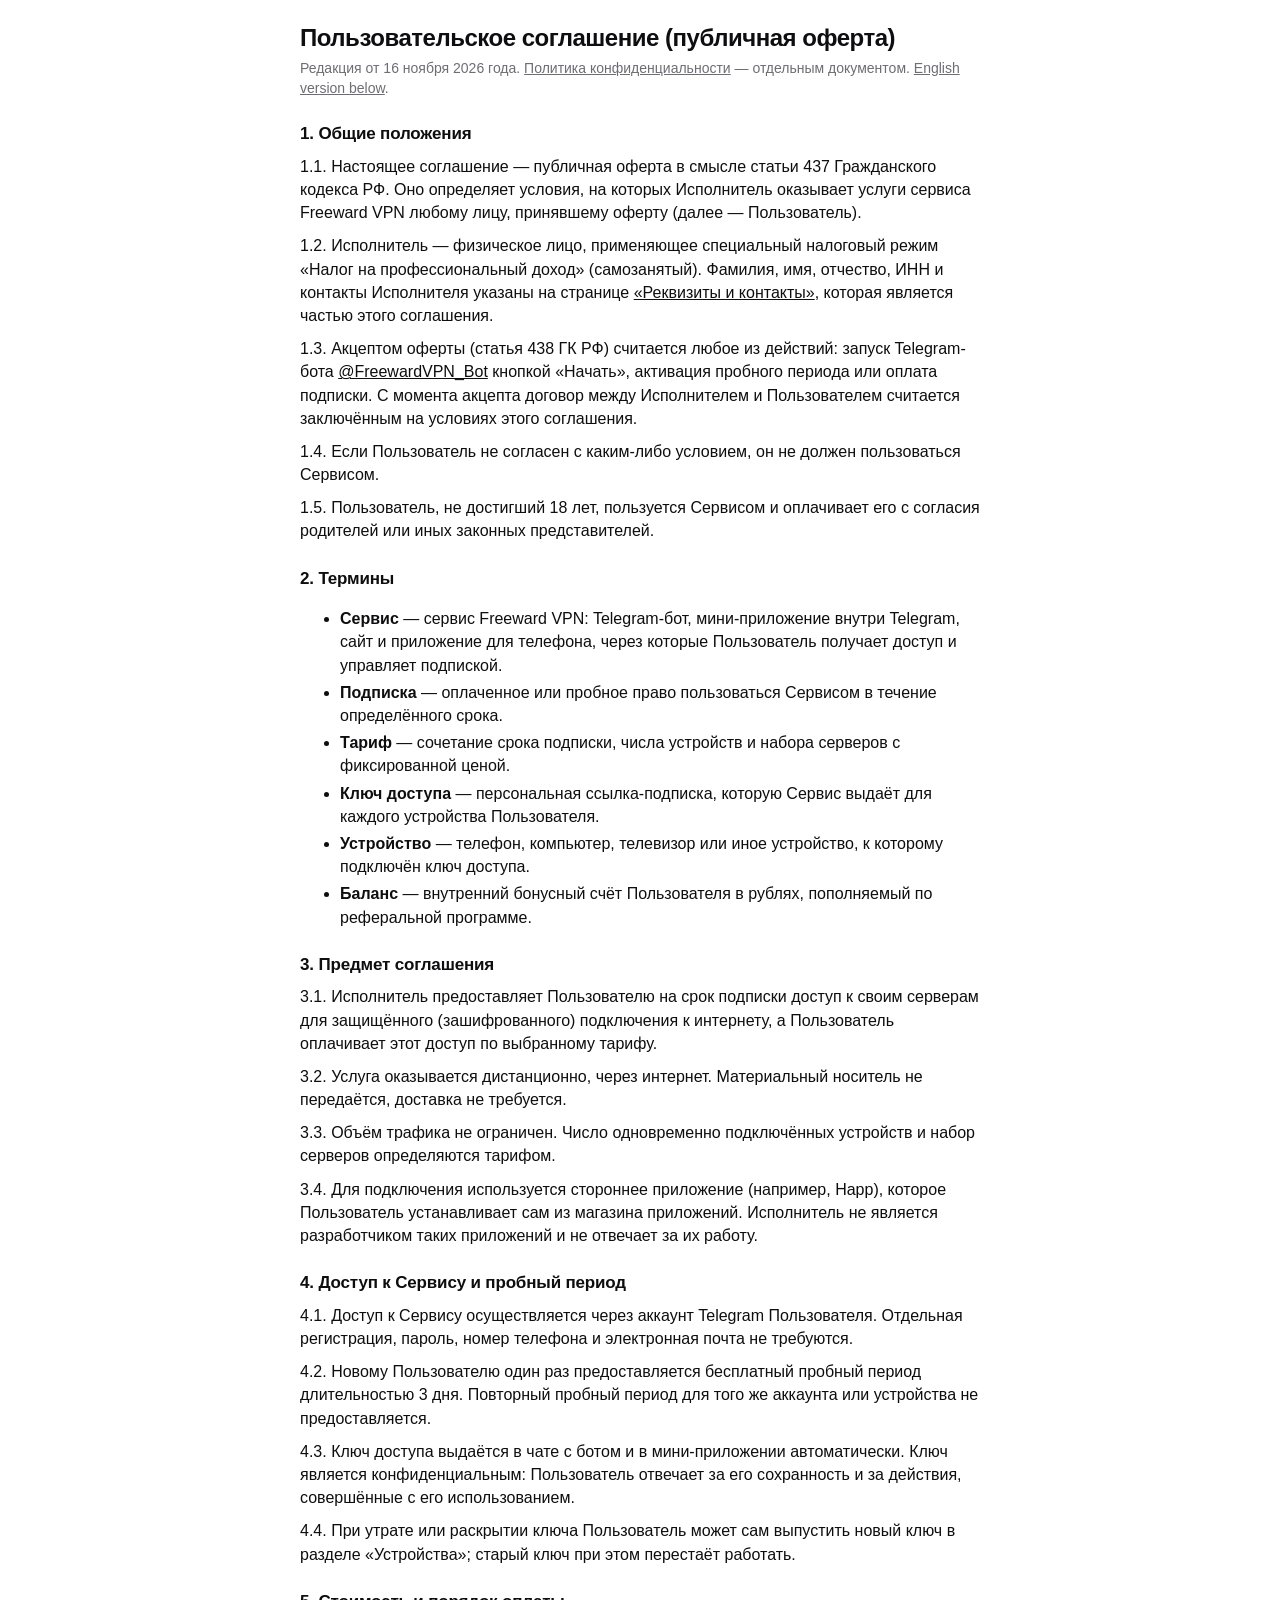
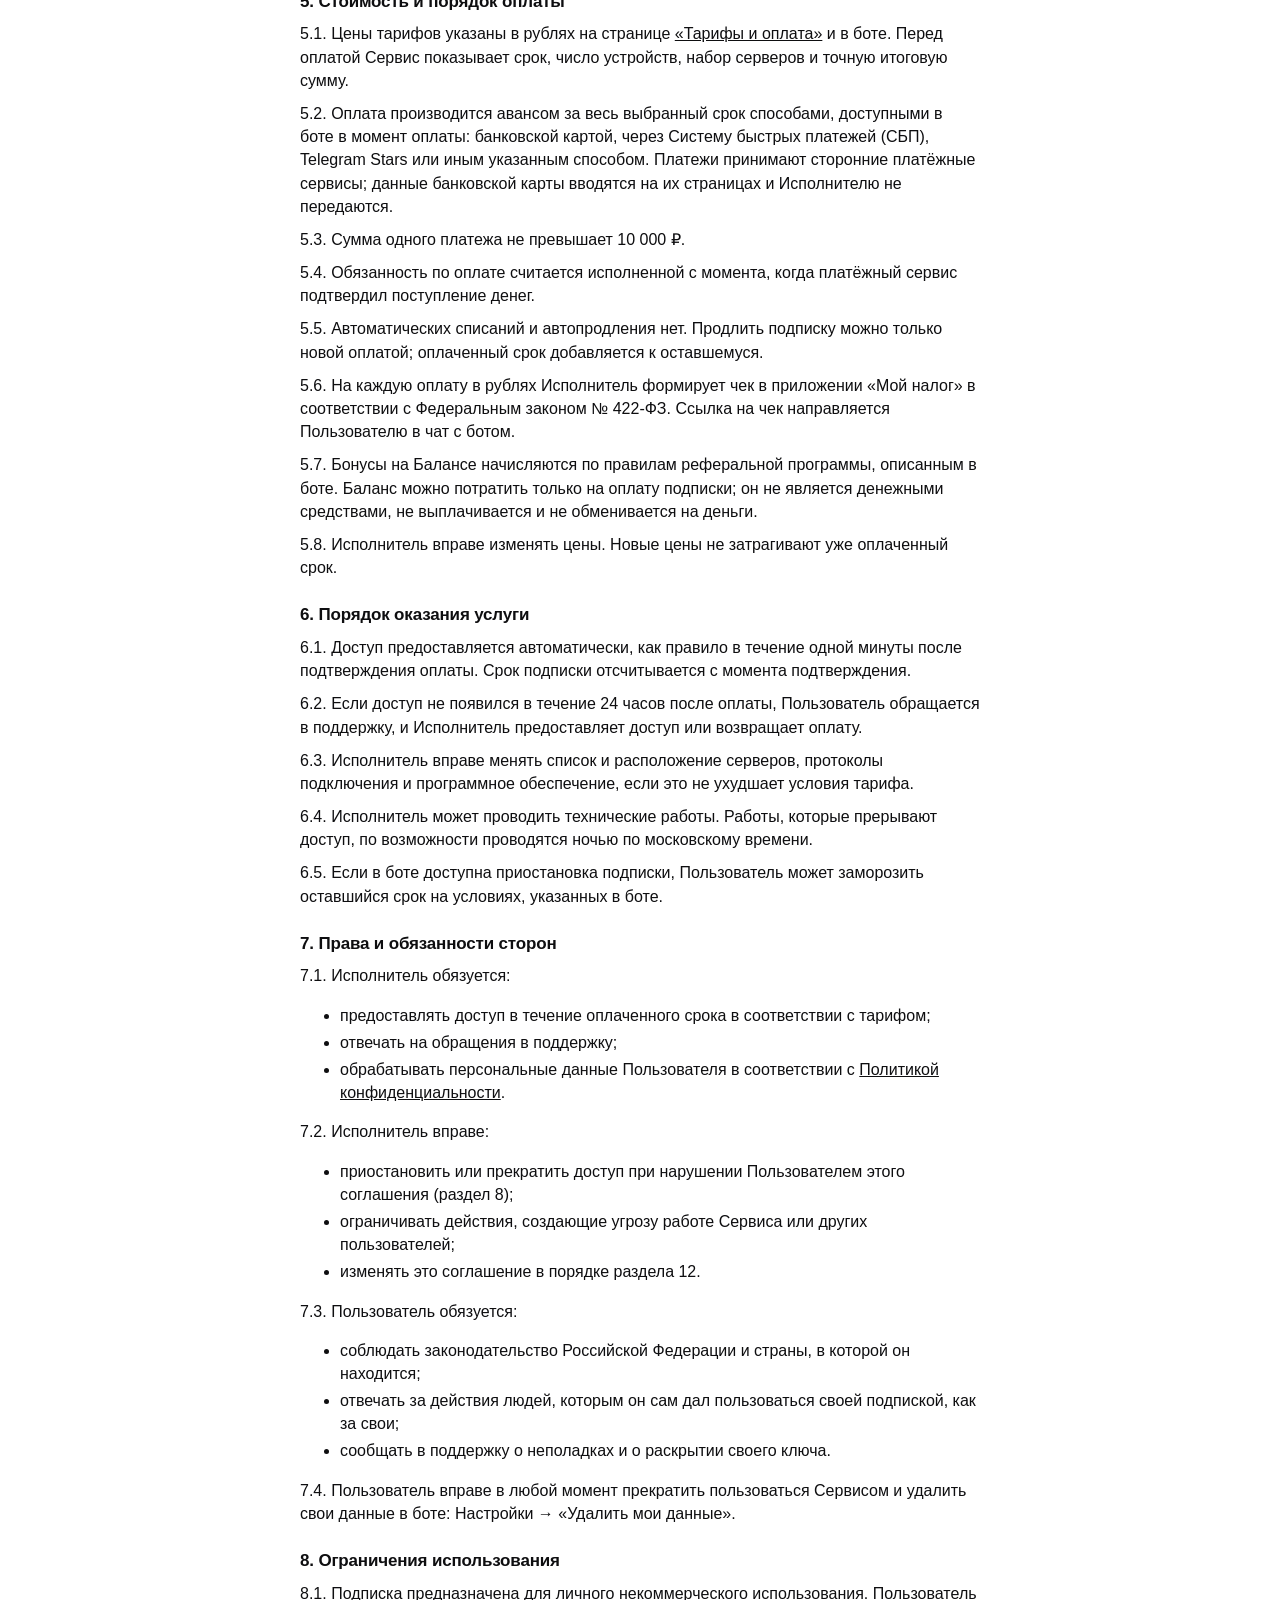
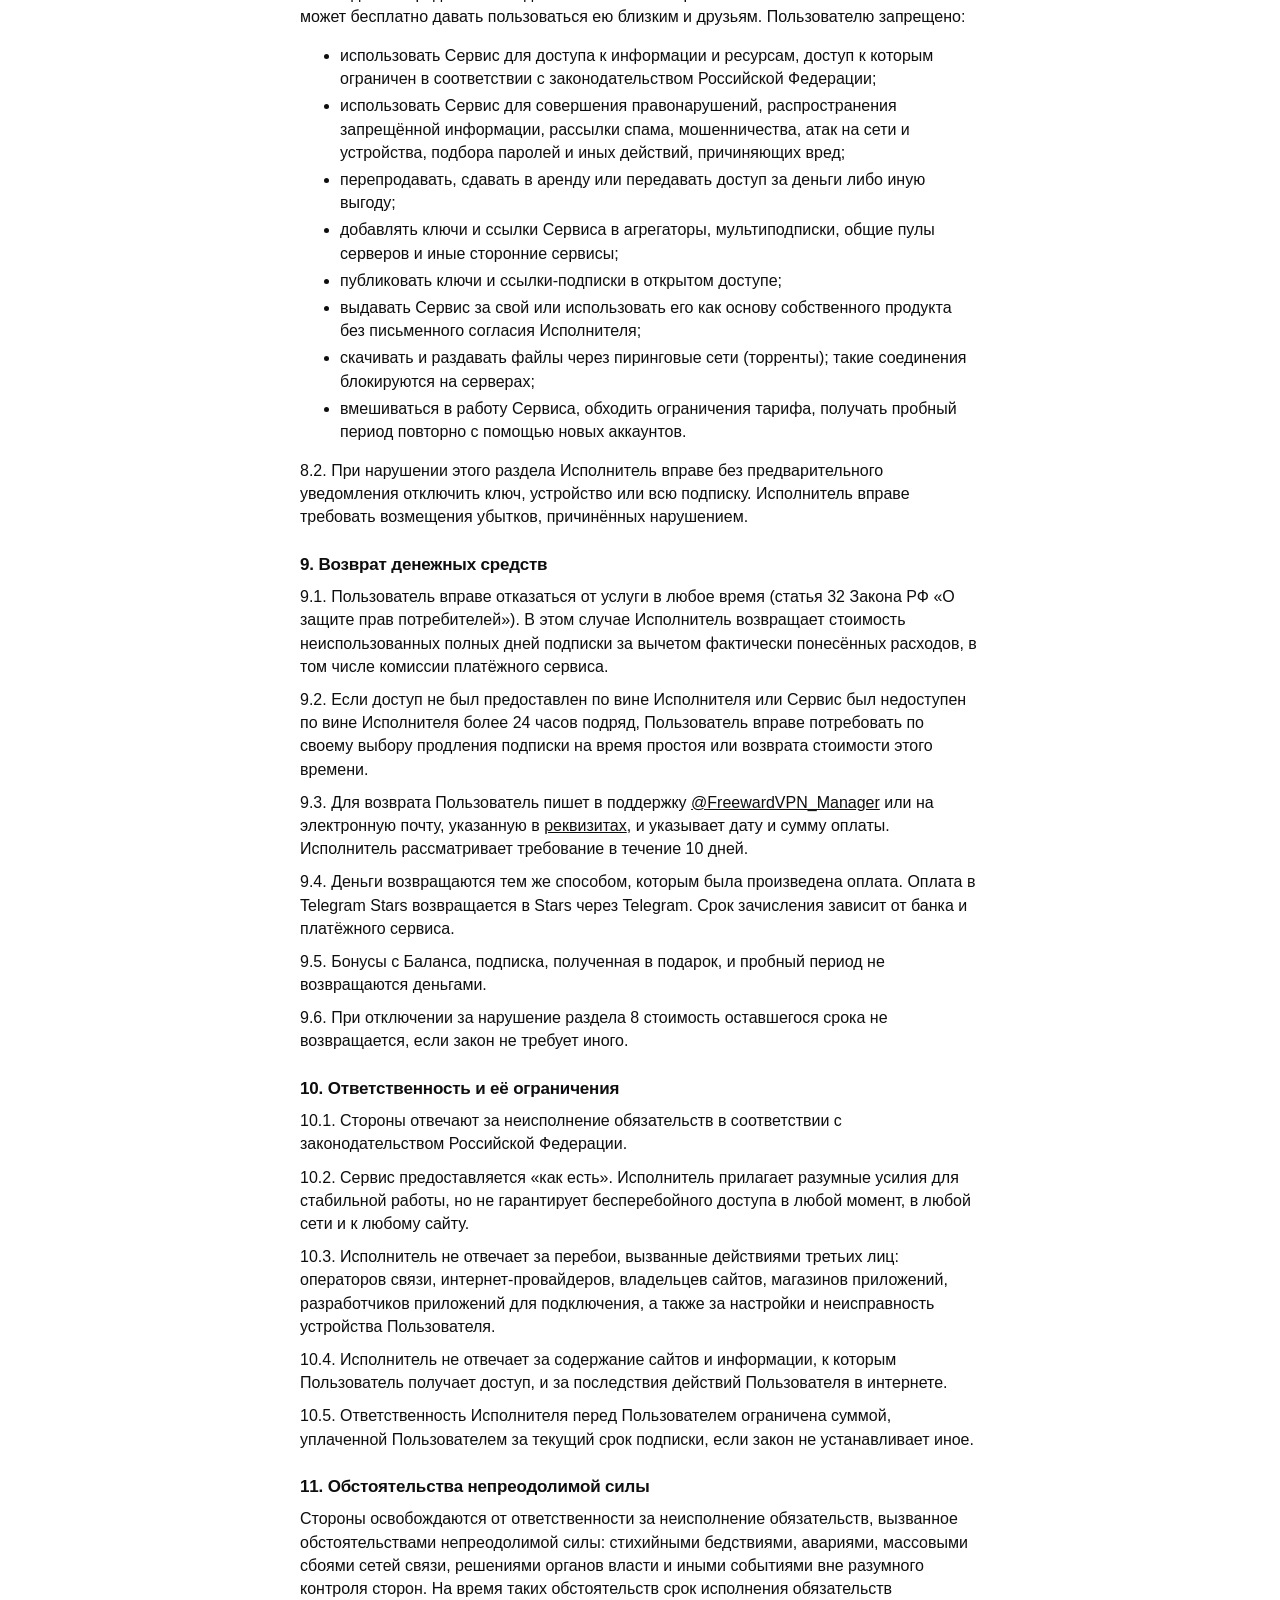
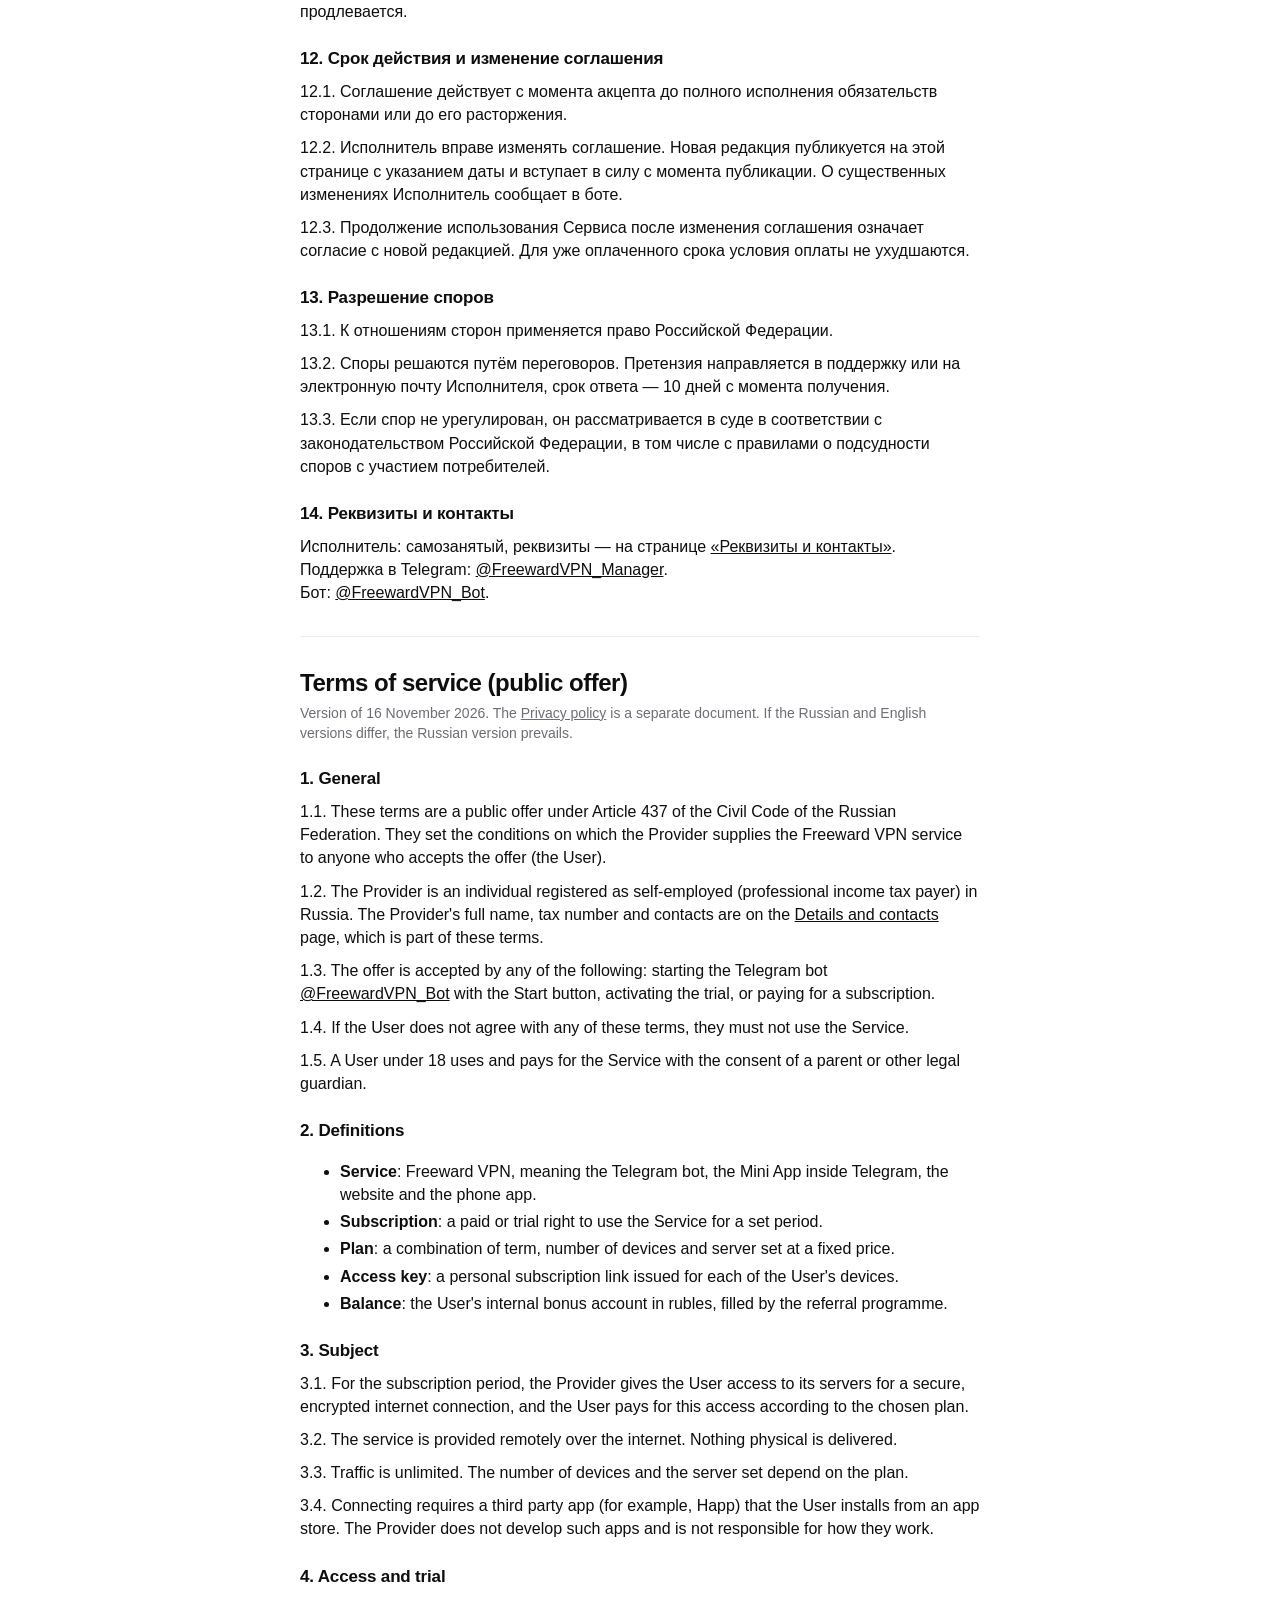
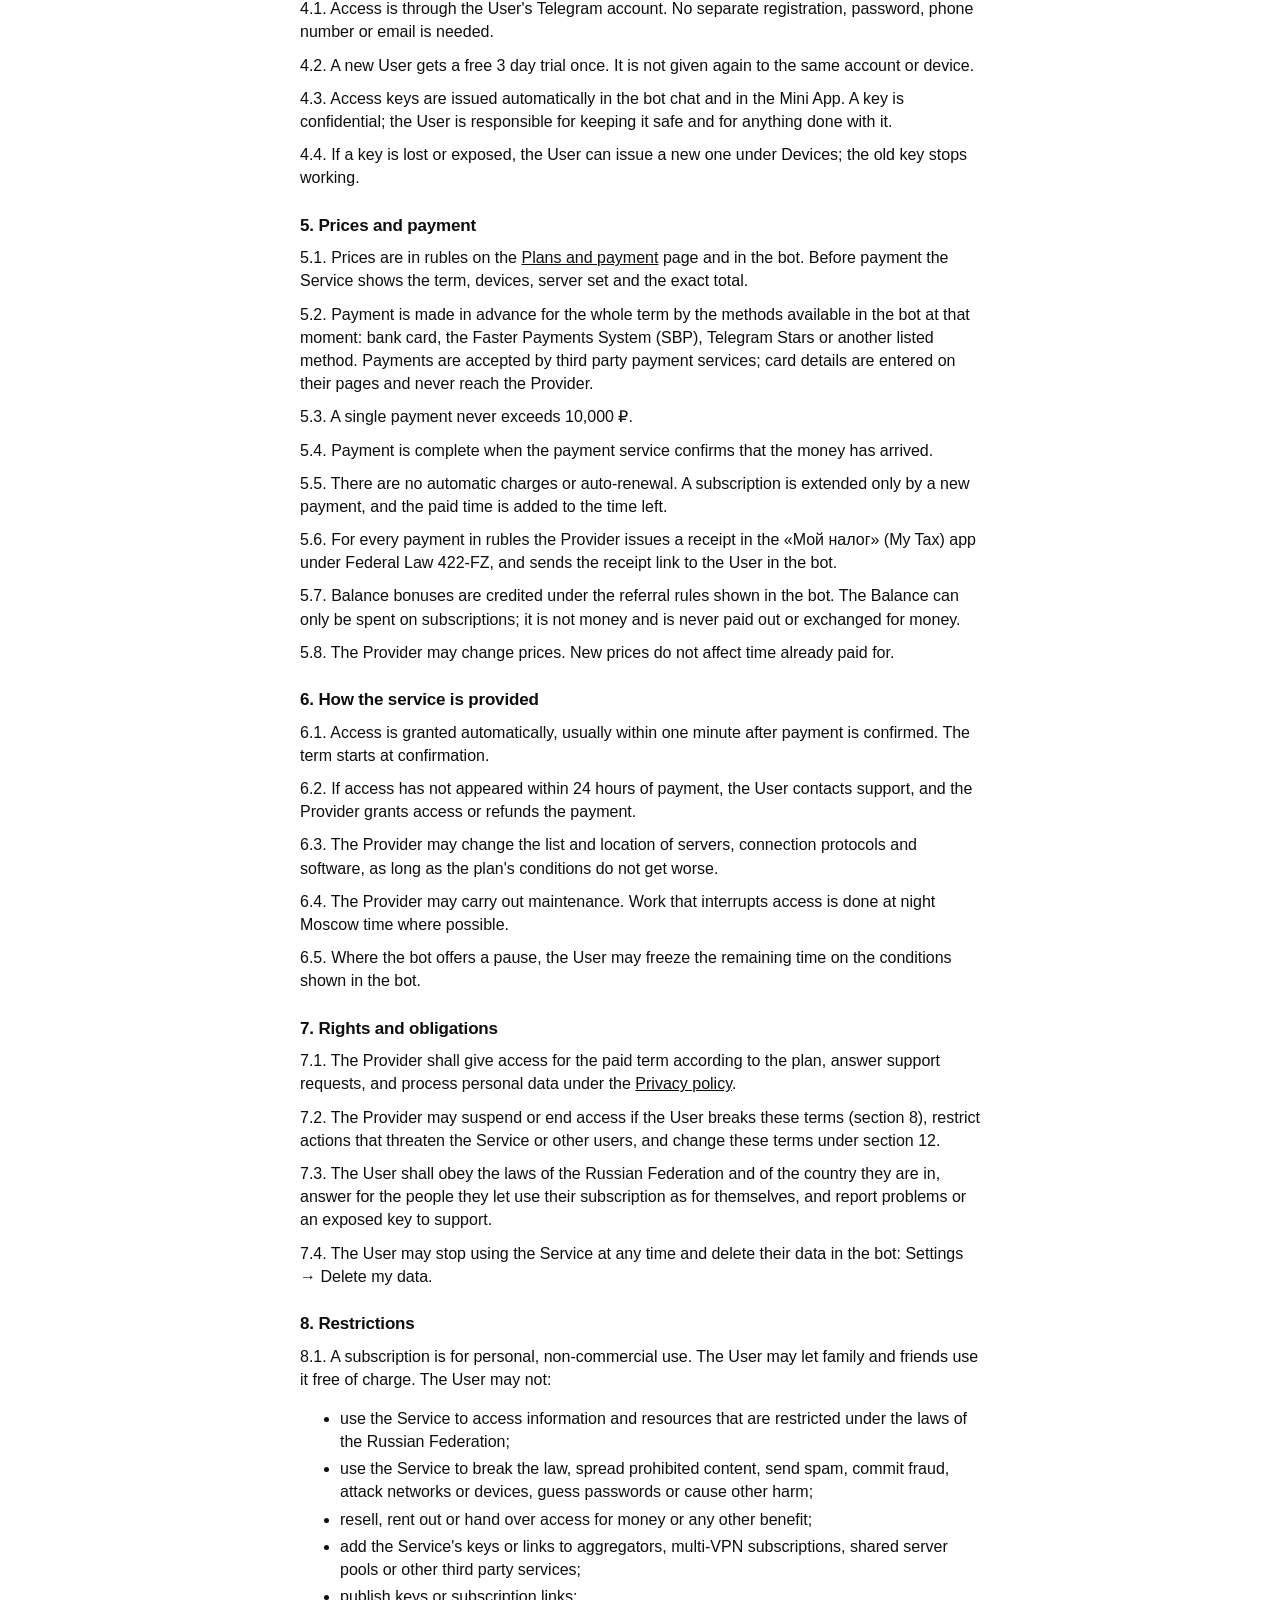
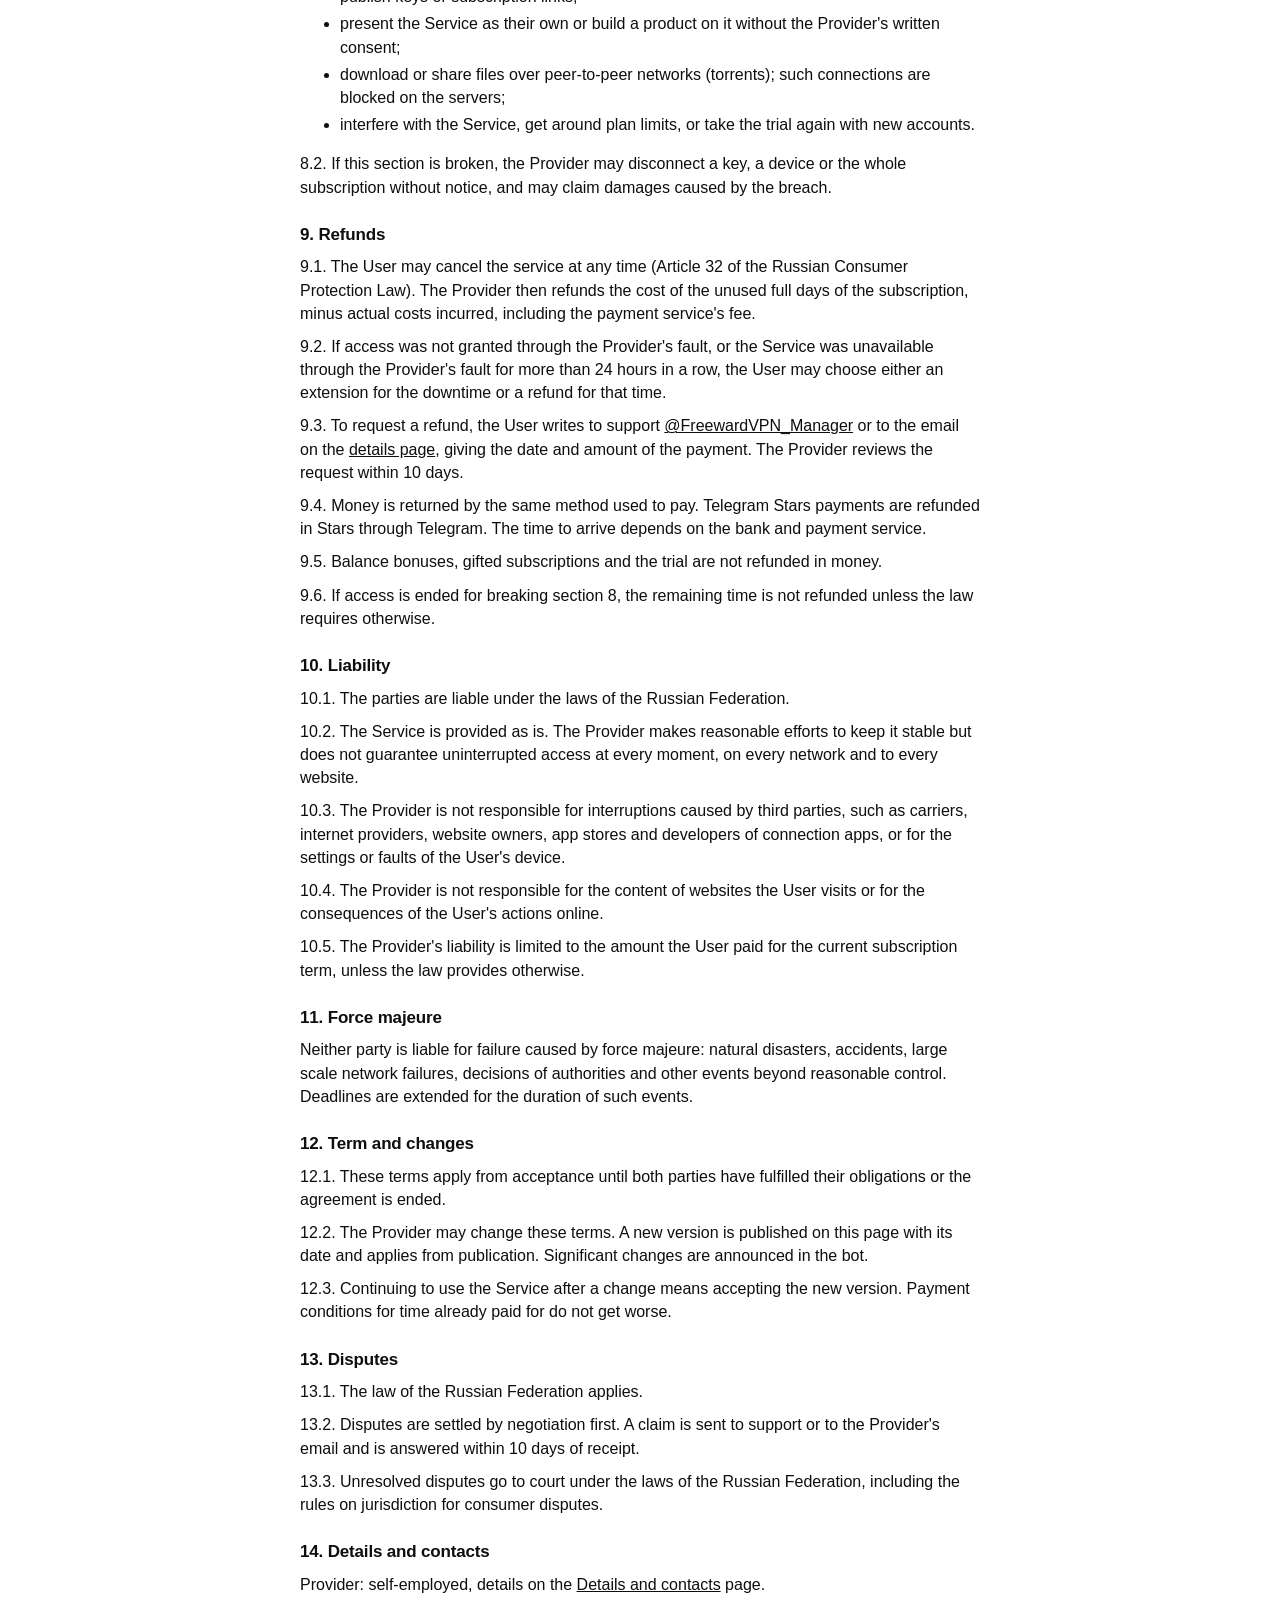
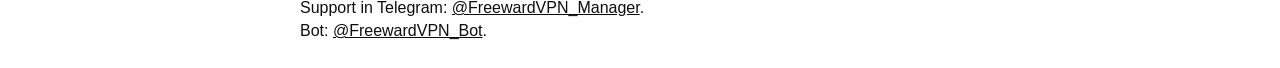
<file: terms.html>
<!doctype html>
<html>
<head>
  <meta charset="utf-8">
  <meta name="viewport" content="width=device-width, initial-scale=1">
  <title>Freeward VPN: пользовательское соглашение</title>
  <link rel="stylesheet" href="style.css">
</head>
<body class="document">
  <main>
    <h1>Пользовательское соглашение (публичная оферта)</h1>
    <p class="hint">Редакция от 16 ноября 2026 года. <a href="privacy.html">Политика конфиденциальности</a> — отдельным документом. <a href="#en">English version below</a>.</p>

    <h2>1. Общие положения</h2>
    <p>1.1. Настоящее соглашение — публичная оферта в смысле статьи 437 Гражданского кодекса РФ. Оно определяет условия, на которых Исполнитель оказывает услуги сервиса Freeward VPN любому лицу, принявшему оферту (далее — Пользователь).</p>
    <p>1.2. Исполнитель — физическое лицо, применяющее специальный налоговый режим «Налог на профессиональный доход» (самозанятый). Фамилия, имя, отчество, ИНН и контакты Исполнителя указаны на странице <a href="requisites.html">«Реквизиты и контакты»</a>, которая является частью этого соглашения.</p>
    <p>1.3. Акцептом оферты (статья 438 ГК РФ) считается любое из действий: запуск Telegram-бота <a href="https://t.me/FreewardVPN_Bot">@FreewardVPN_Bot</a> кнопкой «Начать», активация пробного периода или оплата подписки. С момента акцепта договор между Исполнителем и Пользователем считается заключённым на условиях этого соглашения.</p>
    <p>1.4. Если Пользователь не согласен с каким-либо условием, он не должен пользоваться Сервисом.</p>
    <p>1.5. Пользователь, не достигший 18 лет, пользуется Сервисом и оплачивает его с согласия родителей или иных законных представителей.</p>

    <h2>2. Термины</h2>
    <ul>
      <li><b>Сервис</b> — сервис Freeward VPN: Telegram-бот, мини-приложение внутри Telegram, сайт и приложение для телефона, через которые Пользователь получает доступ и управляет подпиской.</li>
      <li><b>Подписка</b> — оплаченное или пробное право пользоваться Сервисом в течение определённого срока.</li>
      <li><b>Тариф</b> — сочетание срока подписки, числа устройств и набора серверов с фиксированной ценой.</li>
      <li><b>Ключ доступа</b> — персональная ссылка-подписка, которую Сервис выдаёт для каждого устройства Пользователя.</li>
      <li><b>Устройство</b> — телефон, компьютер, телевизор или иное устройство, к которому подключён ключ доступа.</li>
      <li><b>Баланс</b> — внутренний бонусный счёт Пользователя в рублях, пополняемый по реферальной программе.</li>
    </ul>

    <h2>3. Предмет соглашения</h2>
    <p>3.1. Исполнитель предоставляет Пользователю на срок подписки доступ к своим серверам для защищённого (зашифрованного) подключения к интернету, а Пользователь оплачивает этот доступ по выбранному тарифу.</p>
    <p>3.2. Услуга оказывается дистанционно, через интернет. Материальный носитель не передаётся, доставка не требуется.</p>
    <p>3.3. Объём трафика не ограничен. Число одновременно подключённых устройств и набор серверов определяются тарифом.</p>
    <p>3.4. Для подключения используется стороннее приложение (например, Happ), которое Пользователь устанавливает сам из магазина приложений. Исполнитель не является разработчиком таких приложений и не отвечает за их работу.</p>

    <h2>4. Доступ к Сервису и пробный период</h2>
    <p>4.1. Доступ к Сервису осуществляется через аккаунт Telegram Пользователя. Отдельная регистрация, пароль, номер телефона и электронная почта не требуются.</p>
    <p>4.2. Новому Пользователю один раз предоставляется бесплатный пробный период длительностью 3 дня. Повторный пробный период для того же аккаунта или устройства не предоставляется.</p>
    <p>4.3. Ключ доступа выдаётся в чате с ботом и в мини-приложении автоматически. Ключ является конфиденциальным: Пользователь отвечает за его сохранность и за действия, совершённые с его использованием.</p>
    <p>4.4. При утрате или раскрытии ключа Пользователь может сам выпустить новый ключ в разделе «Устройства»; старый ключ при этом перестаёт работать.</p>

    <h2>5. Стоимость и порядок оплаты</h2>
    <p>5.1. Цены тарифов указаны в рублях на странице <a href="tariffs.html">«Тарифы и оплата»</a> и в боте. Перед оплатой Сервис показывает срок, число устройств, набор серверов и точную итоговую сумму.</p>
    <p>5.2. Оплата производится авансом за весь выбранный срок способами, доступными в боте в момент оплаты: банковской картой, через Систему быстрых платежей (СБП), Telegram Stars или иным указанным способом. Платежи принимают сторонние платёжные сервисы; данные банковской карты вводятся на их страницах и Исполнителю не передаются.</p>
    <p>5.3. Сумма одного платежа не превышает 10 000 ₽.</p>
    <p>5.4. Обязанность по оплате считается исполненной с момента, когда платёжный сервис подтвердил поступление денег.</p>
    <p>5.5. Автоматических списаний и автопродления нет. Продлить подписку можно только новой оплатой; оплаченный срок добавляется к оставшемуся.</p>
    <p>5.6. На каждую оплату в рублях Исполнитель формирует чек в приложении «Мой налог» в соответствии с Федеральным законом № 422-ФЗ. Ссылка на чек направляется Пользователю в чат с ботом.</p>
    <p>5.7. Бонусы на Балансе начисляются по правилам реферальной программы, описанным в боте. Баланс можно потратить только на оплату подписки; он не является денежными средствами, не выплачивается и не обменивается на деньги.</p>
    <p>5.8. Исполнитель вправе изменять цены. Новые цены не затрагивают уже оплаченный срок.</p>

    <h2>6. Порядок оказания услуги</h2>
    <p>6.1. Доступ предоставляется автоматически, как правило в течение одной минуты после подтверждения оплаты. Срок подписки отсчитывается с момента подтверждения.</p>
    <p>6.2. Если доступ не появился в течение 24 часов после оплаты, Пользователь обращается в поддержку, и Исполнитель предоставляет доступ или возвращает оплату.</p>
    <p>6.3. Исполнитель вправе менять список и расположение серверов, протоколы подключения и программное обеспечение, если это не ухудшает условия тарифа.</p>
    <p>6.4. Исполнитель может проводить технические работы. Работы, которые прерывают доступ, по возможности проводятся ночью по московскому времени.</p>
    <p>6.5. Если в боте доступна приостановка подписки, Пользователь может заморозить оставшийся срок на условиях, указанных в боте.</p>

    <h2>7. Права и обязанности сторон</h2>
    <p>7.1. Исполнитель обязуется:</p>
    <ul>
      <li>предоставлять доступ в течение оплаченного срока в соответствии с тарифом;</li>
      <li>отвечать на обращения в поддержку;</li>
      <li>обрабатывать персональные данные Пользователя в соответствии с <a href="privacy.html">Политикой конфиденциальности</a>.</li>
    </ul>
    <p>7.2. Исполнитель вправе:</p>
    <ul>
      <li>приостановить или прекратить доступ при нарушении Пользователем этого соглашения (раздел 8);</li>
      <li>ограничивать действия, создающие угрозу работе Сервиса или других пользователей;</li>
      <li>изменять это соглашение в порядке раздела 12.</li>
    </ul>
    <p>7.3. Пользователь обязуется:</p>
    <ul>
      <li>соблюдать законодательство Российской Федерации и страны, в которой он находится;</li>
      <li>отвечать за действия людей, которым он сам дал пользоваться своей подпиской, как за свои;</li>
      <li>сообщать в поддержку о неполадках и о раскрытии своего ключа.</li>
    </ul>
    <p>7.4. Пользователь вправе в любой момент прекратить пользоваться Сервисом и удалить свои данные в боте: Настройки → «Удалить мои данные».</p>

    <h2>8. Ограничения использования</h2>
    <p>8.1. Подписка предназначена для личного некоммерческого использования. Пользователь может бесплатно давать пользоваться ею близким и друзьям. Пользователю запрещено:</p>
    <ul>
      <li>использовать Сервис для доступа к информации и ресурсам, доступ к которым ограничен в соответствии с законодательством Российской Федерации;</li>
      <li>использовать Сервис для совершения правонарушений, распространения запрещённой информации, рассылки спама, мошенничества, атак на сети и устройства, подбора паролей и иных действий, причиняющих вред;</li>
      <li>перепродавать, сдавать в аренду или передавать доступ за деньги либо иную выгоду;</li>
      <li>добавлять ключи и ссылки Сервиса в агрегаторы, мультиподписки, общие пулы серверов и иные сторонние сервисы;</li>
      <li>публиковать ключи и ссылки-подписки в открытом доступе;</li>
      <li>выдавать Сервис за свой или использовать его как основу собственного продукта без письменного согласия Исполнителя;</li>
      <li>скачивать и раздавать файлы через пиринговые сети (торренты); такие соединения блокируются на серверах;</li>
      <li>вмешиваться в работу Сервиса, обходить ограничения тарифа, получать пробный период повторно с помощью новых аккаунтов.</li>
    </ul>
    <p>8.2. При нарушении этого раздела Исполнитель вправе без предварительного уведомления отключить ключ, устройство или всю подписку. Исполнитель вправе требовать возмещения убытков, причинённых нарушением.</p>

    <h2>9. Возврат денежных средств</h2>
    <p>9.1. Пользователь вправе отказаться от услуги в любое время (статья 32 Закона РФ «О защите прав потребителей»). В этом случае Исполнитель возвращает стоимость неиспользованных полных дней подписки за вычетом фактически понесённых расходов, в том числе комиссии платёжного сервиса.</p>
    <p>9.2. Если доступ не был предоставлен по вине Исполнителя или Сервис был недоступен по вине Исполнителя более 24 часов подряд, Пользователь вправе потребовать по своему выбору продления подписки на время простоя или возврата стоимости этого времени.</p>
    <p>9.3. Для возврата Пользователь пишет в поддержку <a href="https://t.me/FreewardVPN_Manager">@FreewardVPN_Manager</a> или на электронную почту, указанную в <a href="requisites.html">реквизитах</a>, и указывает дату и сумму оплаты. Исполнитель рассматривает требование в течение 10 дней.</p>
    <p>9.4. Деньги возвращаются тем же способом, которым была произведена оплата. Оплата в Telegram Stars возвращается в Stars через Telegram. Срок зачисления зависит от банка и платёжного сервиса.</p>
    <p>9.5. Бонусы с Баланса, подписка, полученная в подарок, и пробный период не возвращаются деньгами.</p>
    <p>9.6. При отключении за нарушение раздела 8 стоимость оставшегося срока не возвращается, если закон не требует иного.</p>

    <h2>10. Ответственность и её ограничения</h2>
    <p>10.1. Стороны отвечают за неисполнение обязательств в соответствии с законодательством Российской Федерации.</p>
    <p>10.2. Сервис предоставляется «как есть». Исполнитель прилагает разумные усилия для стабильной работы, но не гарантирует бесперебойного доступа в любой момент, в любой сети и к любому сайту.</p>
    <p>10.3. Исполнитель не отвечает за перебои, вызванные действиями третьих лиц: операторов связи, интернет-провайдеров, владельцев сайтов, магазинов приложений, разработчиков приложений для подключения, а также за настройки и неисправность устройства Пользователя.</p>
    <p>10.4. Исполнитель не отвечает за содержание сайтов и информации, к которым Пользователь получает доступ, и за последствия действий Пользователя в интернете.</p>
    <p>10.5. Ответственность Исполнителя перед Пользователем ограничена суммой, уплаченной Пользователем за текущий срок подписки, если закон не устанавливает иное.</p>

    <h2>11. Обстоятельства непреодолимой силы</h2>
    <p>Стороны освобождаются от ответственности за неисполнение обязательств, вызванное обстоятельствами непреодолимой силы: стихийными бедствиями, авариями, массовыми сбоями сетей связи, решениями органов власти и иными событиями вне разумного контроля сторон. На время таких обстоятельств срок исполнения обязательств продлевается.</p>

    <h2>12. Срок действия и изменение соглашения</h2>
    <p>12.1. Соглашение действует с момента акцепта до полного исполнения обязательств сторонами или до его расторжения.</p>
    <p>12.2. Исполнитель вправе изменять соглашение. Новая редакция публикуется на этой странице с указанием даты и вступает в силу с момента публикации. О существенных изменениях Исполнитель сообщает в боте.</p>
    <p>12.3. Продолжение использования Сервиса после изменения соглашения означает согласие с новой редакцией. Для уже оплаченного срока условия оплаты не ухудшаются.</p>

    <h2>13. Разрешение споров</h2>
    <p>13.1. К отношениям сторон применяется право Российской Федерации.</p>
    <p>13.2. Споры решаются путём переговоров. Претензия направляется в поддержку или на электронную почту Исполнителя, срок ответа — 10 дней с момента получения.</p>
    <p>13.3. Если спор не урегулирован, он рассматривается в суде в соответствии с законодательством Российской Федерации, в том числе с правилами о подсудности споров с участием потребителей.</p>

    <h2>14. Реквизиты и контакты</h2>
    <p>Исполнитель: самозанятый, реквизиты — на странице <a href="requisites.html">«Реквизиты и контакты»</a>.<br>
    Поддержка в Telegram: <a href="https://t.me/FreewardVPN_Manager">@FreewardVPN_Manager</a>.<br>
    Бот: <a href="https://t.me/FreewardVPN_Bot">@FreewardVPN_Bot</a>.</p>

    <hr>

    <h1 id="en">Terms of service (public offer)</h1>
    <p class="hint">Version of 16 November 2026. The <a href="privacy.html">Privacy policy</a> is a separate document. If the Russian and English versions differ, the Russian version prevails.</p>

    <h2>1. General</h2>
    <p>1.1. These terms are a public offer under Article 437 of the Civil Code of the Russian Federation. They set the conditions on which the Provider supplies the Freeward VPN service to anyone who accepts the offer (the User).</p>
    <p>1.2. The Provider is an individual registered as self-employed (professional income tax payer) in Russia. The Provider's full name, tax number and contacts are on the <a href="requisites.html">Details and contacts</a> page, which is part of these terms.</p>
    <p>1.3. The offer is accepted by any of the following: starting the Telegram bot <a href="https://t.me/FreewardVPN_Bot">@FreewardVPN_Bot</a> with the Start button, activating the trial, or paying for a subscription.</p>
    <p>1.4. If the User does not agree with any of these terms, they must not use the Service.</p>
    <p>1.5. A User under 18 uses and pays for the Service with the consent of a parent or other legal guardian.</p>

    <h2>2. Definitions</h2>
    <ul>
      <li><b>Service</b>: Freeward VPN, meaning the Telegram bot, the Mini App inside Telegram, the website and the phone app.</li>
      <li><b>Subscription</b>: a paid or trial right to use the Service for a set period.</li>
      <li><b>Plan</b>: a combination of term, number of devices and server set at a fixed price.</li>
      <li><b>Access key</b>: a personal subscription link issued for each of the User's devices.</li>
      <li><b>Balance</b>: the User's internal bonus account in rubles, filled by the referral programme.</li>
    </ul>

    <h2>3. Subject</h2>
    <p>3.1. For the subscription period, the Provider gives the User access to its servers for a secure, encrypted internet connection, and the User pays for this access according to the chosen plan.</p>
    <p>3.2. The service is provided remotely over the internet. Nothing physical is delivered.</p>
    <p>3.3. Traffic is unlimited. The number of devices and the server set depend on the plan.</p>
    <p>3.4. Connecting requires a third party app (for example, Happ) that the User installs from an app store. The Provider does not develop such apps and is not responsible for how they work.</p>

    <h2>4. Access and trial</h2>
    <p>4.1. Access is through the User's Telegram account. No separate registration, password, phone number or email is needed.</p>
    <p>4.2. A new User gets a free 3 day trial once. It is not given again to the same account or device.</p>
    <p>4.3. Access keys are issued automatically in the bot chat and in the Mini App. A key is confidential; the User is responsible for keeping it safe and for anything done with it.</p>
    <p>4.4. If a key is lost or exposed, the User can issue a new one under Devices; the old key stops working.</p>

    <h2>5. Prices and payment</h2>
    <p>5.1. Prices are in rubles on the <a href="tariffs.html">Plans and payment</a> page and in the bot. Before payment the Service shows the term, devices, server set and the exact total.</p>
    <p>5.2. Payment is made in advance for the whole term by the methods available in the bot at that moment: bank card, the Faster Payments System (SBP), Telegram Stars or another listed method. Payments are accepted by third party payment services; card details are entered on their pages and never reach the Provider.</p>
    <p>5.3. A single payment never exceeds 10,000 ₽.</p>
    <p>5.4. Payment is complete when the payment service confirms that the money has arrived.</p>
    <p>5.5. There are no automatic charges or auto-renewal. A subscription is extended only by a new payment, and the paid time is added to the time left.</p>
    <p>5.6. For every payment in rubles the Provider issues a receipt in the «Мой налог» (My Tax) app under Federal Law 422-FZ, and sends the receipt link to the User in the bot.</p>
    <p>5.7. Balance bonuses are credited under the referral rules shown in the bot. The Balance can only be spent on subscriptions; it is not money and is never paid out or exchanged for money.</p>
    <p>5.8. The Provider may change prices. New prices do not affect time already paid for.</p>

    <h2>6. How the service is provided</h2>
    <p>6.1. Access is granted automatically, usually within one minute after payment is confirmed. The term starts at confirmation.</p>
    <p>6.2. If access has not appeared within 24 hours of payment, the User contacts support, and the Provider grants access or refunds the payment.</p>
    <p>6.3. The Provider may change the list and location of servers, connection protocols and software, as long as the plan's conditions do not get worse.</p>
    <p>6.4. The Provider may carry out maintenance. Work that interrupts access is done at night Moscow time where possible.</p>
    <p>6.5. Where the bot offers a pause, the User may freeze the remaining time on the conditions shown in the bot.</p>

    <h2>7. Rights and obligations</h2>
    <p>7.1. The Provider shall give access for the paid term according to the plan, answer support requests, and process personal data under the <a href="privacy.html">Privacy policy</a>.</p>
    <p>7.2. The Provider may suspend or end access if the User breaks these terms (section 8), restrict actions that threaten the Service or other users, and change these terms under section 12.</p>
    <p>7.3. The User shall obey the laws of the Russian Federation and of the country they are in, answer for the people they let use their subscription as for themselves, and report problems or an exposed key to support.</p>
    <p>7.4. The User may stop using the Service at any time and delete their data in the bot: Settings → Delete my data.</p>

    <h2>8. Restrictions</h2>
    <p>8.1. A subscription is for personal, non-commercial use. The User may let family and friends use it free of charge. The User may not:</p>
    <ul>
      <li>use the Service to access information and resources that are restricted under the laws of the Russian Federation;</li>
      <li>use the Service to break the law, spread prohibited content, send spam, commit fraud, attack networks or devices, guess passwords or cause other harm;</li>
      <li>resell, rent out or hand over access for money or any other benefit;</li>
      <li>add the Service's keys or links to aggregators, multi-VPN subscriptions, shared server pools or other third party services;</li>
      <li>publish keys or subscription links;</li>
      <li>present the Service as their own or build a product on it without the Provider's written consent;</li>
      <li>download or share files over peer-to-peer networks (torrents); such connections are blocked on the servers;</li>
      <li>interfere with the Service, get around plan limits, or take the trial again with new accounts.</li>
    </ul>
    <p>8.2. If this section is broken, the Provider may disconnect a key, a device or the whole subscription without notice, and may claim damages caused by the breach.</p>

    <h2>9. Refunds</h2>
    <p>9.1. The User may cancel the service at any time (Article 32 of the Russian Consumer Protection Law). The Provider then refunds the cost of the unused full days of the subscription, minus actual costs incurred, including the payment service's fee.</p>
    <p>9.2. If access was not granted through the Provider's fault, or the Service was unavailable through the Provider's fault for more than 24 hours in a row, the User may choose either an extension for the downtime or a refund for that time.</p>
    <p>9.3. To request a refund, the User writes to support <a href="https://t.me/FreewardVPN_Manager">@FreewardVPN_Manager</a> or to the email on the <a href="requisites.html">details page</a>, giving the date and amount of the payment. The Provider reviews the request within 10 days.</p>
    <p>9.4. Money is returned by the same method used to pay. Telegram Stars payments are refunded in Stars through Telegram. The time to arrive depends on the bank and payment service.</p>
    <p>9.5. Balance bonuses, gifted subscriptions and the trial are not refunded in money.</p>
    <p>9.6. If access is ended for breaking section 8, the remaining time is not refunded unless the law requires otherwise.</p>

    <h2>10. Liability</h2>
    <p>10.1. The parties are liable under the laws of the Russian Federation.</p>
    <p>10.2. The Service is provided as is. The Provider makes reasonable efforts to keep it stable but does not guarantee uninterrupted access at every moment, on every network and to every website.</p>
    <p>10.3. The Provider is not responsible for interruptions caused by third parties, such as carriers, internet providers, website owners, app stores and developers of connection apps, or for the settings or faults of the User's device.</p>
    <p>10.4. The Provider is not responsible for the content of websites the User visits or for the consequences of the User's actions online.</p>
    <p>10.5. The Provider's liability is limited to the amount the User paid for the current subscription term, unless the law provides otherwise.</p>

    <h2>11. Force majeure</h2>
    <p>Neither party is liable for failure caused by force majeure: natural disasters, accidents, large scale network failures, decisions of authorities and other events beyond reasonable control. Deadlines are extended for the duration of such events.</p>

    <h2>12. Term and changes</h2>
    <p>12.1. These terms apply from acceptance until both parties have fulfilled their obligations or the agreement is ended.</p>
    <p>12.2. The Provider may change these terms. A new version is published on this page with its date and applies from publication. Significant changes are announced in the bot.</p>
    <p>12.3. Continuing to use the Service after a change means accepting the new version. Payment conditions for time already paid for do not get worse.</p>

    <h2>13. Disputes</h2>
    <p>13.1. The law of the Russian Federation applies.</p>
    <p>13.2. Disputes are settled by negotiation first. A claim is sent to support or to the Provider's email and is answered within 10 days of receipt.</p>
    <p>13.3. Unresolved disputes go to court under the laws of the Russian Federation, including the rules on jurisdiction for consumer disputes.</p>

    <h2>14. Details and contacts</h2>
    <p>Provider: self-employed, details on the <a href="requisites.html">Details and contacts</a> page.<br>
    Support in Telegram: <a href="https://t.me/FreewardVPN_Manager">@FreewardVPN_Manager</a>.<br>
    Bot: <a href="https://t.me/FreewardVPN_Bot">@FreewardVPN_Bot</a>.</p>
  </main>
</body>
</html>
</file>
<file: style.css>
/* One black and white look, the same as the logo. Telegram's own theme colours
   are not used: they differ between apps and turn the brand a muddy blue. */
:root {
  --bg: #ffffff;
  --surface: #f4f4f6;
  --soft: #e9e9ed;
  --line: rgb(14 14 16 / .08);
  --fg: #0e0e10;
  --muted: #6d6d75;
  --accent: #0e0e10;
  --on-accent: #ffffff;
  --good: #1f9d55;
  --bad: #d6453d;

  /* A soft overshoot, the feel of iOS springs. */
  --spring: linear(0, .009, .035 2.1%, .141 4.4%, .723 12.9%, .938 16.7%, 1.017, 1.077,
    1.121, 1.149 24.3%, 1.159, 1.163, 1.161, 1.154 29.9%, 1.129 32.8%, 1.051 39.6%,
    1.017 43.1%, .991, .977 51%, .974 53.8%, .975 57.1%, .997 69.8%, 1.003 76.9%, 1);
  --smooth: cubic-bezier(.22, 1, .36, 1);
  --tab-height: 62px;
  --bottom: max(env(safe-area-inset-bottom), var(--tg-safe-area-inset-bottom, 0px));
}

:root[data-theme="dark"] {
  --bg: #0e0e10;
  --surface: #18181c;
  --soft: #26262c;
  --line: rgb(255 255 255 / .08);
  --fg: #ffffff;
  --muted: #92929b;
  --accent: #ffffff;
  --on-accent: #0e0e10;
  --good: #37c978;
  --bad: #ff6b62;
}

@media (prefers-color-scheme: dark) {
  :root:not([data-theme="light"]) {
    --bg: #0e0e10;
    --surface: #18181c;
    --soft: #26262c;
    --line: rgb(255 255 255 / .08);
    --fg: #ffffff;
    --muted: #92929b;
    --accent: #ffffff;
    --on-accent: #0e0e10;
    --good: #37c978;
    --bad: #ff6b62;
  }
}

* { box-sizing: border-box; -webkit-tap-highlight-color: transparent; }

html { background: var(--bg); }

body {
  margin: 0;
  min-height: 100vh;
  overflow-x: hidden;
  background: var(--bg);
  color: var(--fg);
  font: 16px/1.45 -apple-system, BlinkMacSystemFont, "Segoe UI", Roboto, "Helvetica Neue", sans-serif;
  -webkit-font-smoothing: antialiased;
}

main {
  width: 100%;
  max-width: 520px;
  margin: 0 auto;
  padding: 16px 16px calc(var(--tab-height) + var(--bottom) + 24px);
}

/* Everything on a screen arrives one after another, from where the finger went. */
section > *, .tiles > *, #more-list > *, #device-list > * { animation: rise .6s var(--smooth) backwards; }
section > :nth-child(2) { animation-delay: .03s; }
section > :nth-child(3) { animation-delay: .06s; }
section > :nth-child(4) { animation-delay: .09s; }
section > :nth-child(5) { animation-delay: .12s; }
section > :nth-child(n + 6) { animation-delay: .15s; }
.tiles > :nth-child(1), #more-list > :nth-child(1), #device-list > :nth-child(1) { animation-delay: .08s; }
.tiles > :nth-child(2), #more-list > :nth-child(2), #device-list > :nth-child(2) { animation-delay: .12s; }
.tiles > :nth-child(3), #more-list > :nth-child(3), #device-list > :nth-child(3) { animation-delay: .16s; }
.tiles > :nth-child(4), #more-list > :nth-child(4), #device-list > :nth-child(4) { animation-delay: .2s; }
#more-list > :nth-child(n + 5), #device-list > :nth-child(n + 5) { animation-delay: .24s; }

h1 { font-size: 28px; line-height: 1.15; letter-spacing: -.025em; margin: 8px 0 6px; font-weight: 750; }
h2 { font-size: 17px; letter-spacing: -.01em; margin: 26px 0 8px; font-weight: 700; }
p { margin: 0; }
.muted { color: var(--muted); }
.small { font-size: 14px; }
.center { text-align: center; margin-top: 20px; }
.pre { white-space: pre-line; }

@keyframes rise {
  from { opacity: 0; transform: translate(var(--from-x, 0), var(--from-y, 12px)); }
  to { opacity: 1; transform: none; }
}

@keyframes grow { from { transform: scaleX(0); } }
@keyframes pop { 40% { transform: scale(1.22); } }

@keyframes logo-in {
  from { opacity: 0; transform: scale(.4) rotate(-14deg); }
  to { opacity: 1; transform: none; }
}

@keyframes breathe { 50% { transform: scale(1.05); } }

/* Top line of the home screen. */
.top { display: flex; align-items: center; gap: 10px; }
.top strong { font-size: 17px; letter-spacing: -.01em; flex: 1; }

.cross {
  width: 20px;
  height: 26px;
  background: var(--fg);
  mask: url(logo.svg) center / contain no-repeat;
  -webkit-mask: url(logo.svg) center / contain no-repeat;
}

.pill {
  display: inline-flex;
  align-items: center;
  gap: 7px;
  padding: 6px 12px;
  border-radius: 99px;
  background: var(--surface);
  color: var(--muted);
  font-size: 13px;
  font-weight: 600;
}

.pill::before {
  content: "";
  width: 8px;
  height: 8px;
  border-radius: 50%;
  background: var(--muted);
}

.pill.on { color: var(--fg); }
.pill.on::before { background: var(--good); animation: pulse 2.2s ease-out infinite; }

@keyframes pulse {
  0% { box-shadow: 0 0 0 0 color-mix(in srgb, var(--good) 55%, transparent); }
  70%, 100% { box-shadow: 0 0 0 9px transparent; }
}

/* The living substance is the heart of the home screen. */
.hero { text-align: center; padding: 8px 0 18px; }
.hero h1 { margin-top: 0; }

.orb {
  display: grid;
  place-items: center;
  width: 216px;
  height: 216px;
  margin: 6px auto 8px;
}

.orb canvas { grid-area: 1 / 1; width: 100%; height: 100%; }

.orb .mark {
  grid-area: 1 / 1;
  width: 30px;
  height: 38px;
  background: var(--bg);
  mask: url(logo.svg) center / contain no-repeat;
  -webkit-mask: url(logo.svg) center / contain no-repeat;
}

.orb { transition: opacity .5s ease; animation: orb-in .8s var(--spring) backwards; }
.orb.sleep { opacity: .28; }

@keyframes orb-in {
  from { opacity: 0; transform: scale(.6); }
  to { opacity: 1; transform: none; }
}

.bar {
  height: 6px;
  max-width: 260px;
  margin: 14px auto 0;
  border-radius: 99px;
  background: var(--soft);
  overflow: hidden;
}

.bar i {
  display: block;
  height: 100%;
  border-radius: 99px;
  background: var(--fg);
  transform-origin: left;
  animation: grow 1.2s var(--smooth) .25s both;
}

.bar.low i { background: var(--bad); }

/* Buttons sink under the finger and spring back. */
button {
  display: flex;
  align-items: center;
  justify-content: center;
  gap: 8px;
  width: 100%;
  min-height: 52px;
  padding: 14px 16px;
  border: 0;
  border-radius: 16px;
  background: var(--surface);
  color: var(--fg);
  font: inherit;
  font-weight: 650;
  text-align: center;
  cursor: pointer;
  transition: transform .45s var(--spring), background-color .2s ease, color .2s ease, opacity .2s ease;
}

button:active { transform: scale(.97); transition-duration: .1s; }
button:disabled { opacity: .5; }
svg { flex: none; width: 22px; height: 22px; fill: currentColor; fill-rule: evenodd; }
.primary { background: var(--accent); color: var(--on-accent); }
.ghost { background: var(--surface); }
.ghost.small { width: auto; min-height: 38px; padding: 8px 14px; border-radius: 12px; background: var(--soft); font-size: 14px; flex: none; }
.stack { display: grid; gap: 8px; }
#screen-devices .primary, #screen-friends .primary, #doctor-fix { margin-top: 12px; }
#copy-ref, #doctor-support { margin-top: 8px; }

.panel {
  margin-top: 14px;
  padding: 16px;
  border-radius: 20px;
  background: var(--surface);
}

.panel h2 { margin: 0 0 10px; }

.steps { list-style: none; margin: 0; padding: 0; display: grid; gap: 12px; }
.steps li { display: flex; align-items: center; gap: 12px; }
.steps span { flex: 1; font-size: 15px; line-height: 1.3; }

.steps b {
  flex: none;
  display: grid;
  place-items: center;
  width: 28px;
  height: 28px;
  border-radius: 50%;
  background: var(--accent);
  color: var(--on-accent);
  font-size: 14px;
}

/* Four doors on the home screen. */
.tiles { display: grid; grid-template-columns: 1fr 1fr; gap: 8px; margin-top: 14px; }

.tile {
  display: block;
  min-height: 104px;
  padding: 14px;
  border-radius: 20px;
  text-align: left;
  font-weight: 650;
  line-height: 1.25;
}

.tile svg { display: block; margin-bottom: 12px; }
.tile small { display: block; margin-top: 2px; color: var(--muted); font-weight: 500; font-size: 13px; }

/* Rows in a list: devices, plans and the "More" tab. */
.list { display: grid; gap: 8px; margin-top: 14px; }
h2 + .list, h2 + .chips { margin-top: 0; }

.row {
  display: flex;
  align-items: center;
  justify-content: flex-start;
  min-height: 60px;
  padding: 12px 14px;
  gap: 12px;
  text-align: left;
  font-weight: 600;
  border-radius: 18px;
  background: var(--surface);
  outline: 2px solid transparent;
  outline-offset: -2px;
  transition: transform .5s var(--spring), outline-color .2s ease, background-color .2s ease;
}

.row > span:not(.icon):not(.end) { flex: 1; min-width: 0; line-height: 1.25; }
.row small { display: block; color: var(--muted); font-weight: 500; font-size: 13px; margin-top: 2px; }
.row .end { flex: none; color: var(--muted); font-size: 14px; font-weight: 600; }
.row .chevron { flex: none; display: grid; color: var(--muted); }
.row .chevron svg { width: 18px; height: 18px; }
.row[aria-pressed="true"] { outline-color: var(--fg); transform: scale(1.015); }
.row[aria-pressed="true"] .deal { animation: pop .5s var(--spring); }

.row .icon {
  flex: none;
  display: grid;
  place-items: center;
  width: 38px;
  height: 38px;
  border-radius: 12px;
  background: var(--soft);
}

.row .deal {
  margin-left: 8px;
  padding: 2px 7px;
  border-radius: 99px;
  background: var(--accent);
  color: var(--on-accent);
  font-size: 12px;
  font-style: normal;
  font-weight: 700;
}

.dot { flex: none; width: 10px; height: 10px; border-radius: 50%; background: var(--muted); }
.dot.on { background: var(--good); animation: pulse 2.2s ease-out infinite; }
.dot.off { background: var(--bad); }

/* Settings-style groups: rows share one card and part with a thin line. */
.group { overflow: hidden; border-radius: 20px; background: var(--surface); }
.group .row { width: 100%; min-height: 58px; border-radius: 0; background: transparent; }
.group .row + .row { box-shadow: inset 0 1px 0 var(--line); }
.group .row:active { transform: none; background: var(--soft); }
.group.settings { padding: 12px; }
.group.settings .langs { margin-top: 0; background: var(--soft); }
.group.settings .label { margin: 0 2px 8px; color: var(--muted); font-size: 14px; }
.group.settings .langs + .label { margin-top: 14px; }
#screen-more h2:first-of-type, #more-list h2:first-child { margin-top: 14px; }

/* Device and server counts sit side by side. */
.chips { display: grid; grid-template-columns: 1fr 1fr; gap: 8px; margin-top: 10px; }

.chips button {
  display: block;
  min-height: 72px;
  padding: 12px;
  border-radius: 18px;
  text-align: left;
  outline: 2px solid transparent;
  outline-offset: -2px;
  line-height: 1.25;
}

.chips small { display: block; color: var(--muted); font-weight: 500; font-size: 13px; margin-top: 3px; }
.chips button { transition: transform .5s var(--spring), outline-color .2s ease; }
.chips button[aria-pressed="true"] { outline-color: var(--fg); transform: scale(1.03); }

.switch { display: flex; align-items: center; gap: 12px; margin-top: 18px; font-weight: 600; cursor: pointer; }

.switch input {
  appearance: none;
  -webkit-appearance: none;
  flex: none;
  position: relative;
  width: 48px;
  height: 28px;
  margin: 0;
  border-radius: 99px;
  background: var(--soft);
  transition: background-color .2s ease;
}

.switch input::after {
  content: "";
  position: absolute;
  top: 3px;
  left: 3px;
  width: 22px;
  height: 22px;
  border-radius: 50%;
  background: var(--fg);
  transition: transform .4s var(--spring);
}

.switch input:checked { background: var(--good); }
.switch input:checked::after { transform: translateX(20px); background: #fff; }

#gift-box { display: grid; gap: 6px; margin-top: 12px; }

.numbers.single { grid-template-columns: 1fr; }
#status-page { margin-top: 12px; }
#friends-levels { font-size: 15px; }

.steps.page { margin: 16px 0; }
#tv-send, #give-send { margin-top: 12px; }

/* A country row fills up with its share of the votes. */
.vote { position: relative; overflow: hidden; }
.vote .fill { position: absolute; inset: 0 auto 0 0; background: var(--soft); transition: width .7s var(--smooth); }
.vote > span { position: relative; }

/* The answer to "am I protected?" */
.verdict { text-align: center; padding: 26px 18px; }
.verdict h2 { margin: 12px 0 6px; font-size: 22px; }
#protect-mark { display: grid; place-items: center; width: 72px; height: 72px; margin: 0 auto; border-radius: 50%; background: var(--soft); color: var(--muted); }
#protect-mark.on { background: var(--good); color: #fff; animation: pop .6s var(--spring); }
#protect-mark.off { background: var(--bad); color: #fff; animation: pop .6s var(--spring); }
#protect-mark svg { width: 40px; height: 40px; }
#protect-again { margin-top: 10px; }

/* The price stays in view while the plan is being chosen. */
.checkout {
  position: sticky;
  bottom: calc(var(--tab-height) + var(--bottom) + 8px);
  display: grid;
  gap: 8px;
  margin-top: 18px;
  padding: 12px;
  border-radius: 22px;
  background: var(--surface);
  box-shadow: 0 0 0 1px var(--line), 0 10px 30px rgb(0 0 0 / .18);
}

.sum { display: flex; justify-content: space-between; align-items: baseline; gap: 12px; padding: 2px 4px; }
.sum strong { font-size: 26px; font-variant-numeric: tabular-nums; letter-spacing: -.02em; white-space: nowrap; }
.checkout .ghost { background: var(--soft); }

.numbers { display: grid; grid-template-columns: repeat(3, 1fr); gap: 8px; margin-top: 16px; }

.numbers div { padding: 14px 10px; border-radius: 18px; background: var(--surface); text-align: center; }
.numbers b { display: block; font-size: 22px; letter-spacing: -.02em; font-variant-numeric: tabular-nums; }
.numbers span { color: var(--muted); font-size: 13px; }

.langs { display: grid; grid-template-columns: 1fr 1fr; gap: 4px; margin-top: 12px; padding: 4px; border-radius: 16px; background: var(--surface); }
.langs.thirds { grid-template-columns: repeat(3, 1fr); }
.langs.thirds button { font-size: 14px; line-height: 1.15; }
.langs button { min-height: 42px; padding: 8px; border-radius: 12px; background: transparent; color: var(--muted); }
.langs button[aria-pressed="true"] { background: var(--accent); color: var(--on-accent); }

/* The bar at the bottom, like any phone app. */
.tabs {
  position: fixed;
  left: 0;
  right: 0;
  bottom: 0;
  z-index: 3;
  display: flex;
  justify-content: center;
  padding: 6px 8px var(--bottom);
  background: color-mix(in srgb, var(--bg) 88%, transparent);
  backdrop-filter: blur(18px);
  -webkit-backdrop-filter: blur(18px);
  border-top: 1px solid var(--line);
}

.tabs-row { position: relative; display: flex; width: 100%; max-width: 496px; }

/* A soft pill slides under the chosen tab. */
.tab-mark {
  position: absolute;
  top: 0;
  bottom: 0;
  left: 0;
  width: 25%;
  padding: 0 4px;
  transition: transform .55s var(--spring);
}

.tab-mark::before { content: ""; display: block; height: 100%; border-radius: 16px; background: var(--soft); }

.tabs button {
  position: relative;
  flex: 1;
  flex-direction: column;
  gap: 2px;
  min-height: 52px;
  padding: 4px 2px;
  border-radius: 12px;
  background: transparent;
  color: var(--muted);
  font-size: 12px;
  font-weight: 600;
}

.tabs button[aria-current="page"] { color: var(--fg); }
.tabs button[aria-current="page"] svg { animation: pop .5s var(--spring); }
.tabs svg { width: 24px; height: 24px; }

/* Device actions rise from the bottom. */
.sheet {
  position: fixed;
  inset: 0;
  z-index: 6;
  display: flex;
  align-items: flex-end;
  justify-content: center;
  background: rgb(0 0 0 / .5);
  backdrop-filter: blur(6px);
  -webkit-backdrop-filter: blur(6px);
  animation: fade .25s ease both;
}

.sheet.closing { animation: fade .24s ease reverse both; }
.sheet.closing .sheet-card { animation: slide .24s ease-in reverse both; }

.sheet-card {
  display: grid;
  gap: 8px;
  width: 100%;
  max-width: 520px;
  padding: 20px 16px calc(16px + var(--bottom));
  border-radius: 26px 26px 0 0;
  background: var(--bg);
  animation: slide .6s var(--spring) both;
}

.sheet-card h2 { margin: 0; font-size: 22px; overflow-wrap: anywhere; }
.sheet-card > .muted { margin-bottom: 6px; }
.danger { color: var(--bad); }

.rename { display: grid; gap: 8px; }

input:not([type]) {
  width: 100%;
  padding: 14px 16px;
  border: 0;
  border-radius: 16px;
  background: var(--surface);
  color: var(--fg);
  font: inherit;
  outline: 2px solid transparent;
}

input:not([type]):focus { outline-color: var(--fg); }

@keyframes fade { from { opacity: 0; } }
@keyframes slide { from { transform: translateY(100%); } }

.waiting { color: var(--muted); font-size: 14px; padding: 10px 2px; }

.toast {
  position: fixed;
  left: 16px;
  right: 16px;
  bottom: calc(var(--tab-height) + var(--bottom) + 14px);
  z-index: 7;
  max-width: 488px;
  margin: 0 auto;
  padding: 14px 16px;
  border-radius: 16px;
  background: var(--fg);
  color: var(--bg);
  font-weight: 600;
  text-align: center;
  transform: translateY(calc(100% + var(--tab-height) + var(--bottom) + 30px));
  visibility: hidden;
  transition: transform .55s var(--spring);
}

.toast.show { transform: none; visibility: visible; }

/* Success: drops of the substance splash out from the centre. */
.burst { position: fixed; inset: 0; z-index: 5; display: grid; place-items: center; pointer-events: none; }

.burst i {
  grid-area: 1 / 1;
  width: var(--size);
  height: var(--size);
  border-radius: 50%;
  background: var(--fg);
  animation: splash 1.1s var(--smooth) both;
}

@keyframes splash {
  from { opacity: 1; transform: translate(0, 0) scale(.3); }
  70% { opacity: 1; }
  to { opacity: 0; transform: translate(var(--dx), var(--dy)) scale(1); }
}

/* The public page shares the app's look; its links only dress as buttons. */
.button {
  display: flex;
  align-items: center;
  justify-content: center;
  min-height: 52px;
  padding: 14px 16px;
  border-radius: 16px;
  font-weight: 650;
  text-align: center;
  text-decoration: none;
}

a.primary { color: var(--on-accent); }
a.ghost { color: var(--fg); }
.site main { padding-bottom: 32px; }
.site .tile { min-height: 96px; background: var(--surface); }
.site .steps { margin-top: 4px; }
.site .center a { color: inherit; }

/* Long text pages. */
.document { padding: 16px; }
.document main { max-width: 680px; padding: 0; }
.document h1 { font-size: 24px; letter-spacing: -.02em; }
.document h2 { margin-top: 24px; }
.document a { color: inherit; }
.document p { margin: 0 0 10px; }
.document li { margin-bottom: 4px; }
.document hr { margin: 32px 0; border: 0; border-top: 1px solid var(--line); }
.document h3 { margin-top: 20px; font-size: 16px; }
.document .hint { color: var(--muted); font-size: 14px; }
.document table { width: 100%; border-collapse: collapse; margin: 12px 0; font-size: 15px; }
.document th, .document td { text-align: left; padding: 8px 10px; border-bottom: 1px solid var(--line); vertical-align: top; }
.document th { font-weight: 600; }

/* The loading screen, black or white to match Telegram. */
.splash {
  position: fixed;
  inset: 0;
  z-index: 10;
  display: grid;
  place-items: center;
  background: var(--paper);
  transition: opacity .6s var(--smooth), transform .7s var(--smooth);
}

.splash.dark { --paper: #0e0e10; }
.splash.light { --paper: #ffffff; }
.splash.done { opacity: 0; transform: scale(1.12); pointer-events: none; }

.splash canvas {
  grid-area: 1 / 1;
  width: min(86vw, 340px);
  height: min(86vw, 340px);
  animation: logo-in .8s var(--spring) both;
}

/* The logo is cut out of the drop in the colour of the background. */
.splash .mark {
  grid-area: 1 / 1;
  width: 46px;
  height: 59px;
  background: var(--paper);
  mask: url(logo.svg) center / contain no-repeat;
  -webkit-mask: url(logo.svg) center / contain no-repeat;
  animation: logo-in .9s var(--spring) .1s both, breathe 3.4s ease-in-out 1s infinite;
}

[hidden] { display: none !important; }

@media (prefers-reduced-motion: reduce) {
  *, *::before, *::after {
    animation-duration: .01ms !important;
    animation-iteration-count: 1 !important;
    transition-duration: .01ms !important;
  }
}
</file>
